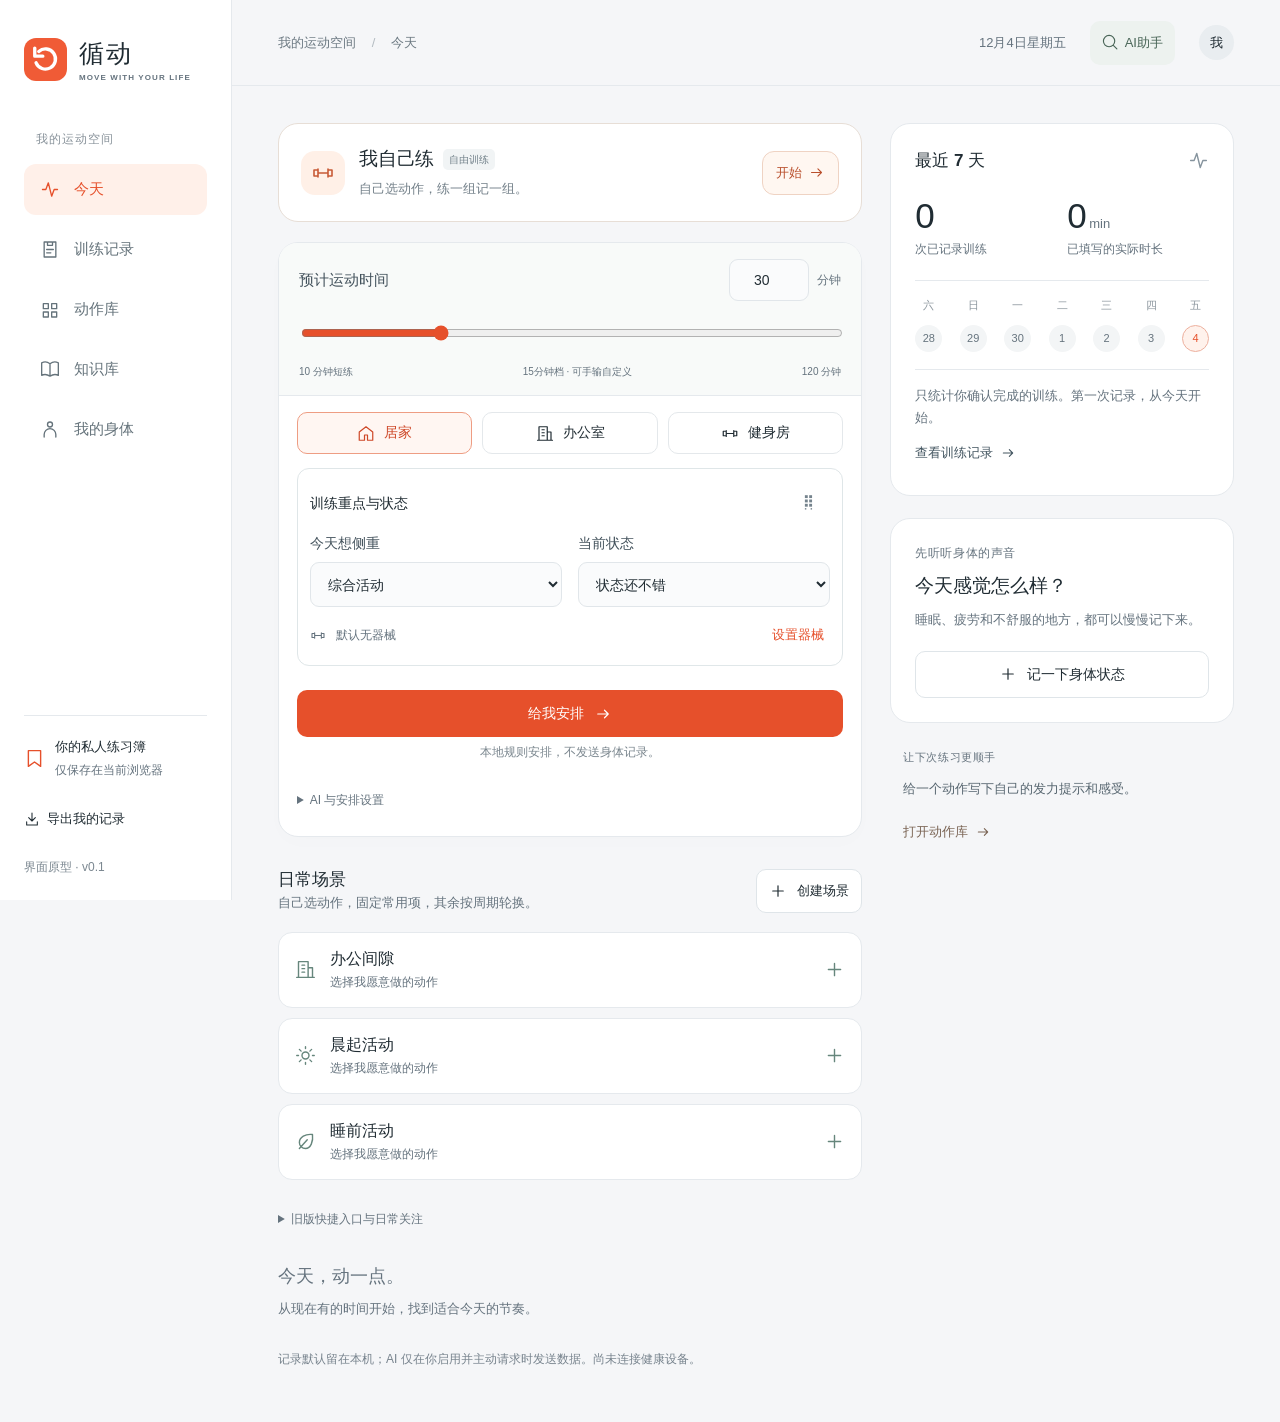
<file: index.html>
<!doctype html>
<html lang="zh-CN">
  <head>
    <meta charset="UTF-8">
    <!-- 静态托管时（无服务器响应头）也生效；连接仅放行自身与 AI 直连所需的 dashscope。 -->
    <meta http-equiv="Content-Security-Policy" content="default-src 'self'; script-src 'self'; style-src 'self' 'unsafe-inline'; img-src 'self' data: blob:; connect-src 'self' https://dashscope.aliyuncs.com https://*.workers.dev https://*.fcapp.run; object-src 'none'; base-uri 'self'">
    <meta name="viewport" content="width=device-width, initial-scale=1, viewport-fit=cover">
    <meta name="theme-color" content="#f5f6f8">
    <meta name="apple-mobile-web-app-capable" content="yes">
    <meta name="apple-mobile-web-app-status-bar-style" content="default">
    <meta name="apple-mobile-web-app-title" content="循动">
    <meta name="mobile-web-app-capable" content="yes">
    <meta name="description" content="从今天的时间出发，记录每一次运动与身体的反馈。">
    <title>循动 · 今天，动一点</title>
    <link rel="icon" type="image/svg+xml" href="/icon.svg">
    <link rel="apple-touch-icon" href="/apple-touch-icon.png">
    <link rel="manifest" href="/manifest.webmanifest">
    <link rel="stylesheet" href="/styles.css">
    <link rel="stylesheet" href="/library-browser.css">
    <link rel="stylesheet" href="/assistant.css">
    <link rel="stylesheet" href="/free-training.css">
    <link rel="stylesheet" href="/knowledge-cards.css">
    <link rel="stylesheet" href="/scene-styles.css">
    <link rel="stylesheet" href="/account.css">
    <link rel="stylesheet" href="/sync.css">
    <script type="module" src="/app.js"></script>
  </head>
  <body>
    <div id="app"></div>
    <dialog id="sheet" aria-labelledby="dialog-title"></dialog>
    <div id="toast" role="status" aria-live="polite"></div>
    <aside id="rest" class="rest" role="status" aria-live="polite" hidden></aside>
    <aside id="timer" class="timer" role="status" aria-live="polite" hidden></aside>
    <noscript>请启用 JavaScript 以使用训练记录。</noscript>
  </body>
</html>
</file>
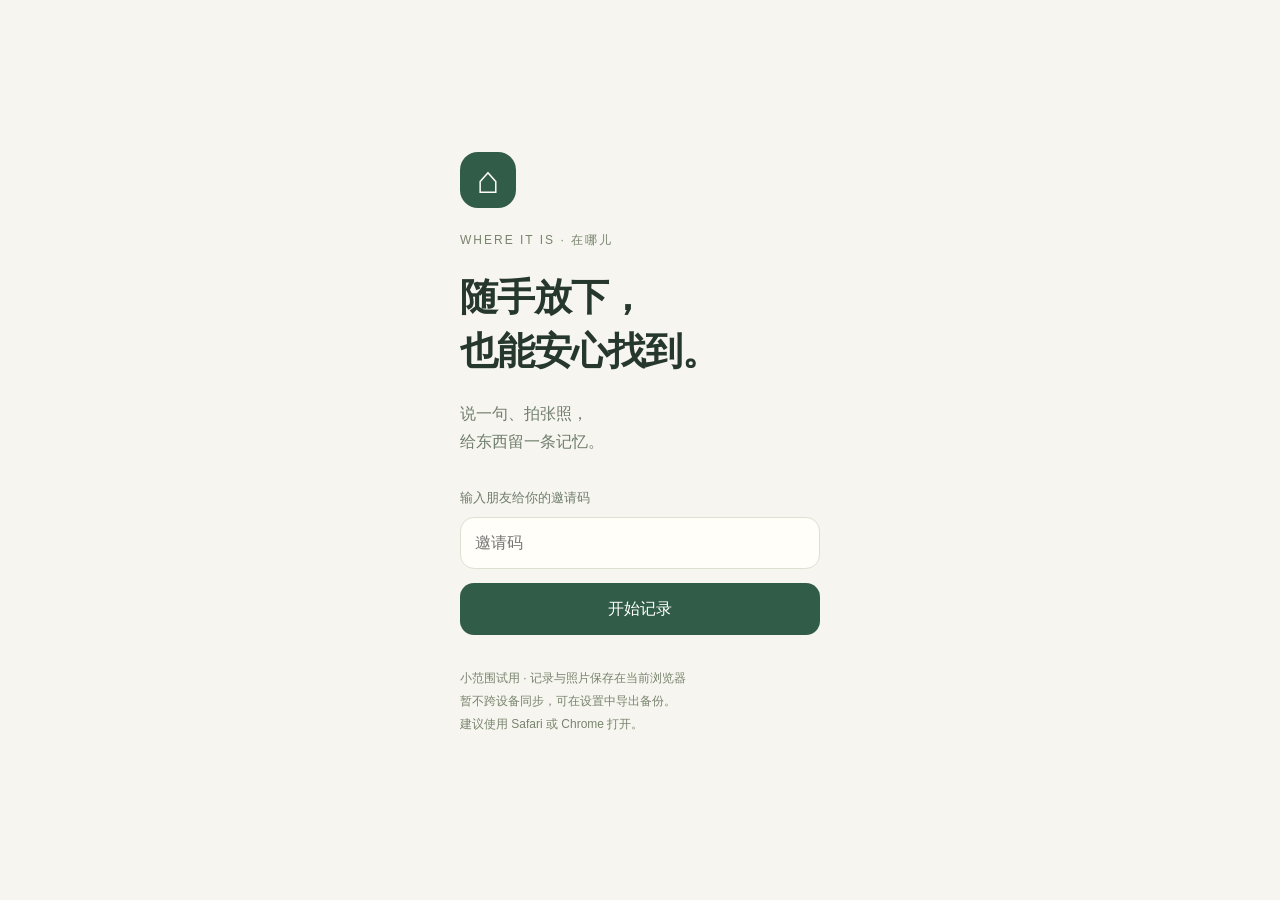
<file: whereitis/index.html>
<!doctype html><html lang="zh-CN"><head><meta charset="utf-8"><meta http-equiv="Content-Security-Policy" content="default-src 'self'; script-src 'self'; style-src 'self' 'unsafe-inline'; img-src 'self' data: blob:; media-src 'self' data: blob:; connect-src 'self' https://whereitis-web-lunalzfmdi.cn-hangzhou.fcapp.run https://whereitaccounts-asltfakbiy.cn-hangzhou.fcapp.run; object-src 'none'; base-uri 'none'; form-action 'self'"><meta name="referrer" content="no-referrer"><meta name="viewport" content="width=device-width,initial-scale=1,viewport-fit=cover"><meta name="theme-color" content="#315c47"><title>在哪儿 · 邀请试用</title><link rel="icon" href="./icon.svg?v=a0fbe24098fa"><link rel="manifest" href="./manifest.webmanifest?v=a0fbe24098fa"><link rel="stylesheet" href="./web.css?v=a0fbe24098fa"></head><body class="trial-login"><main class="welcome"><span class="welcome-mark">⌂</span><p class="eyebrow">WHERE IT IS · 在哪儿</p><h1>随手放下，<br>也能安心找到。</h1><p class="welcome-copy">说一句、拍张照，<br>给东西留一条记忆。</p><form id="trial-login-form"><label for="invite">输入朋友给你的邀请码</label><input id="invite" name="invite" type="password" autocomplete="off" maxlength="128" required placeholder="邀请码"><button type="submit">开始记录</button><p id="login-error" role="alert"></p></form><p class="local-note">小范围试用 · 记录与照片保存在当前浏览器<br>暂不跨设备同步，可在设置中导出备份。<br>建议使用 Safari 或 Chrome 打开。</p></main><script src="./pages-config.js?v=a0fbe24098fa"></script><script src="./pages-auth.js?v=a0fbe24098fa"></script><script src="./trial-login.js?v=a0fbe24098fa"></script></body></html>
</file>
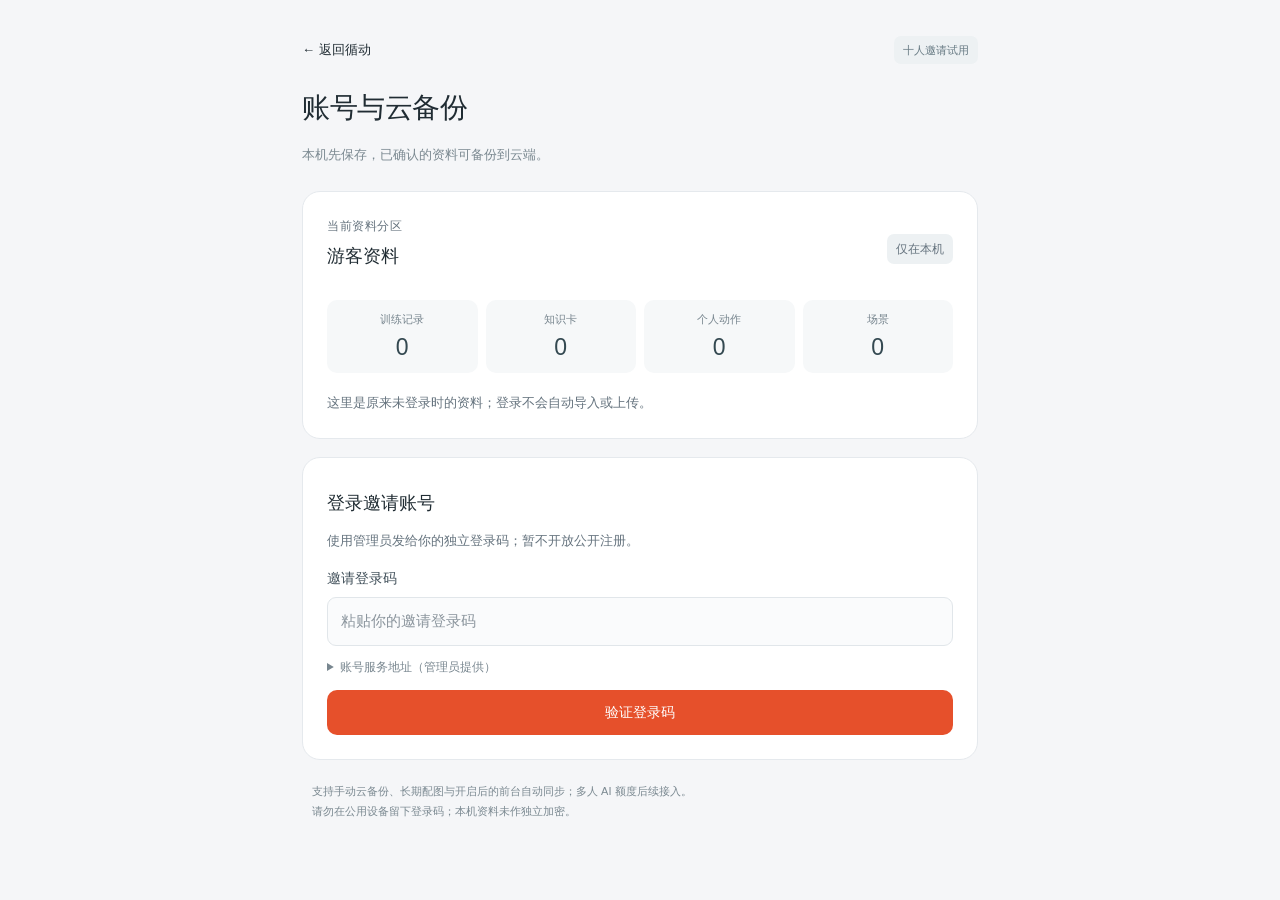
<file: account.html>
<!doctype html>
<html lang="zh-CN">
<head>
  <meta charset="UTF-8">
  <meta name="viewport" content="width=device-width, initial-scale=1, viewport-fit=cover">
  <meta name="referrer" content="no-referrer">
  <meta name="theme-color" content="#f5f6f8">
  <title>循动 · 账号与云备份</title>
  <link rel="icon" type="image/svg+xml" href="/icon.svg">
  <link rel="stylesheet" href="/styles.css">
  <link rel="stylesheet" href="/account.css">
  <link rel="stylesheet" href="/sync.css">
  <script type="module" src="/account-portal.js"></script>
</head>
<body class="account-page">
  <main class="account-main" id="account-root" aria-busy="false"><p>正在读取本机账号…</p></main>
  <noscript>请启用 JavaScript；本机资料不会自动上传。</noscript>
</body>
</html>
</file>
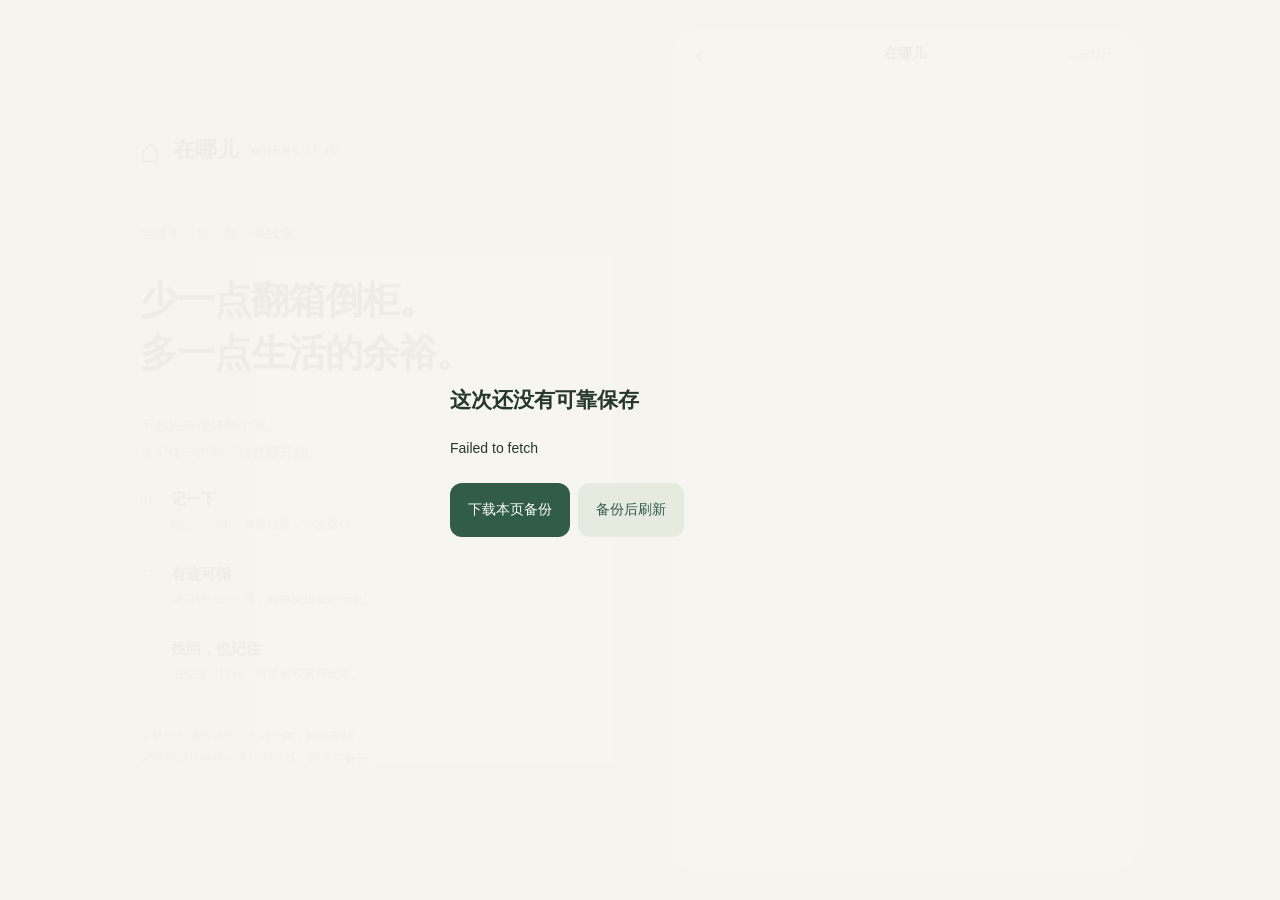
<file: whereitis/app.html>
<!doctype html>
<html lang="zh-CN"><head><meta charset="utf-8"><meta http-equiv="Content-Security-Policy" content="default-src 'self'; script-src 'self'; style-src 'self' 'unsafe-inline'; img-src 'self' data: blob:; media-src 'self' data: blob:; connect-src 'self' https://whereitis-web-lunalzfmdi.cn-hangzhou.fcapp.run https://whereitaccounts-asltfakbiy.cn-hangzhou.fcapp.run; object-src 'none'; base-uri 'none'; form-action 'self'"><meta name="referrer" content="no-referrer"><meta name="viewport" content="width=device-width,initial-scale=1,viewport-fit=cover"><title>在哪儿 · 邀请试用</title><meta name="theme-color" content="#315c47"><link rel="icon" href="./icon.svg?v=a0fbe24098fa"><link rel="manifest" href="./manifest.webmanifest?v=a0fbe24098fa"><link rel="apple-touch-icon" href="./apple-touch-icon.png?v=a0fbe24098fa"><meta name="apple-mobile-web-app-capable" content="yes"><link rel="stylesheet" href="./preview.css?v=a0fbe24098fa"><link rel="stylesheet" href="./parity.css?v=a0fbe24098fa"><link rel="stylesheet" href="./web.css?v=a0fbe24098fa"><link rel="stylesheet" href="./mobile-layout.css?v=a0fbe24098fa"><link rel="preload" as="script" href="./space-domain.js?v=a0fbe24098fa"><link rel="preload" as="script" href="./locations-domain.js?v=a0fbe24098fa"><link rel="preload" as="script" href="./care-domain.js?v=a0fbe24098fa"><link rel="preload" as="script" href="./scenarios.js?v=a0fbe24098fa"><link rel="preload" as="script" href="./photo-drafts.js?v=a0fbe24098fa"><link rel="preload" as="script" href="./packing-drafts.js?v=a0fbe24098fa"><link rel="preload" as="script" href="./packing-joint-drafts.js?v=a0fbe24098fa"><link rel="preload" as="script" href="./supply-routing.js?v=a0fbe24098fa"><link rel="preload" as="script" href="./recognition-history.js?v=a0fbe24098fa"><link rel="preload" as="script" href="./supplies-domain.js?v=a0fbe24098fa"><link rel="preload" as="script" href="./duplicates.js?v=a0fbe24098fa"><link rel="preload" as="script" href="./storage-review.js?v=a0fbe24098fa"><link rel="preload" as="script" href="./scene-drafts.js?v=a0fbe24098fa"><link rel="preload" as="script" href="./scene-storage.js?v=a0fbe24098fa"><link rel="preload" as="script" href="./space-review-domain.js?v=a0fbe24098fa"><link rel="preload" as="script" href="./item-structure-drafts.js?v=a0fbe24098fa"><link rel="preload" as="script" href="./scene-jobs.js?v=a0fbe24098fa"><link rel="preload" as="script" href="./domain.js?v=a0fbe24098fa"><link rel="preload" as="script" href="./preferences.js?v=a0fbe24098fa"><link rel="preload" as="script" href="./privacy.js?v=a0fbe24098fa"><link rel="preload" as="script" href="./space-photos.js?v=a0fbe24098fa"><link rel="preload" as="script" href="./space.js?v=a0fbe24098fa"><link rel="preload" as="script" href="./voice.js?v=a0fbe24098fa"><link rel="preload" as="script" href="./container.js?v=a0fbe24098fa"><link rel="preload" as="script" href="./container-organize.js?v=a0fbe24098fa"><link rel="preload" as="script" href="./item-category.js?v=a0fbe24098fa"><link rel="preload" as="script" href="./container-list.js?v=a0fbe24098fa"><link rel="preload" as="script" href="./locations.js?v=a0fbe24098fa"><link rel="preload" as="script" href="./health-cache.js?v=a0fbe24098fa"><link rel="preload" as="script" href="./home.js?v=a0fbe24098fa"><link rel="preload" as="script" href="./collection-intake.js?v=a0fbe24098fa"><link rel="preload" as="script" href="./spaces-ui.js?v=a0fbe24098fa"><link rel="preload" as="script" href="./maintenance.js?v=a0fbe24098fa"><link rel="preload" as="script" href="./packing.js?v=a0fbe24098fa"><link rel="preload" as="script" href="./supplies.js?v=a0fbe24098fa"><link rel="preload" as="script" href="./preview.js?v=a0fbe24098fa"><link rel="preload" as="script" href="./memory-drafts.js?v=a0fbe24098fa"><link rel="preload" as="script" href="./memory-intake.js?v=a0fbe24098fa"><link rel="preload" as="script" href="./photo-intake.js?v=a0fbe24098fa"><link rel="preload" as="script" href="./browser-drafts.js?v=a0fbe24098fa"><link rel="preload" as="script" href="./web-common.js?v=a0fbe24098fa"><link rel="preload" as="script" href="./item-review.js?v=a0fbe24098fa"><link rel="preload" as="script" href="./storage-update.js?v=a0fbe24098fa"><link rel="preload" as="script" href="./scene-intake.js?v=a0fbe24098fa"><link rel="preload" as="script" href="./space-review-ui.js?v=a0fbe24098fa"><link rel="preload" as="script" href="./find.js?v=a0fbe24098fa"><link rel="preload" as="script" href="./item-detail.js?v=a0fbe24098fa"><link rel="preload" as="script" href="./cloud-config.js?v=a0fbe24098fa"><link rel="preload" as="script" href="./cloud-backup.js?v=a0fbe24098fa"><link rel="preload" as="script" href="./cloud-client.js?v=a0fbe24098fa"><link rel="preload" as="script" href="./cloud-panel.js?v=a0fbe24098fa"><link rel="preload" as="script" href="./trial-settings.js?v=a0fbe24098fa"></head><body class="web-trial">
<aside class="intro"><div class="brand"><span class="brand-mark">⌂</span> 在哪儿 <small>WHERE IT IS</small></div><div class="intro-kicker">给随手一放，留一条线索。</div><h1>少一点翻箱倒柜。<br>多一点生活的余裕。</h1><p>不必先整理好整个家。<br>从记住一把剪刀放在哪开始。</p><div class="intro-note"><span>01</span><div><b>记一下</b><p>物品、房间、具体位置，一次保存。</p></div></div><div class="intro-note"><span>02</span><div><b>有迹可循</b><p>最后确认的位置，和每次放置的历史。</p></div></div><div class="intro-note"><span>03</span><div><b>找回，也记住</b><p>旧位置没找到，就接着积累新线索。</p></div></div><div class="preview-note">手机网页邀请试用 · 先记一件，就能开始<br>记录与照片保存在当前浏览器，请定期备份。</div></aside>
<div class="phone"><header><button id="back" aria-label="返回">‹</button><b>在哪儿</b><span id="local-save-status" class="local-save-status" role="status">正在打开…</span></header><main id="app"></main><nav id="nav" aria-label="主导航"></nav></div><div id="toast" role="status"></div>
<script src="./pages-config.js?v=a0fbe24098fa"></script><script src="./pages-auth.js?v=a0fbe24098fa"></script><script src="./trial-storage.js?v=a0fbe24098fa"></script><script src="./trial-files.js?v=a0fbe24098fa"></script><script src="./trial-start.js?v=a0fbe24098fa"></script></body></html>
</file>
<file: styles.css>
:root{color-scheme:light;--bg:#f5f6f8;--paper:#fff;--text:#202c33;--muted:#65737e;--line:#e5e9ed;--accent:#e6502b;--accent-light:#fff0e9;--dark:#24343d;--radius:20px;font-family:-apple-system,BlinkMacSystemFont,"SF Pro Display","PingFang SC","Microsoft YaHei",sans-serif;font-size:16px;color:var(--text);background:var(--bg);font-synthesis:none}
.advanced-options{display:grid;gap:18px;padding:16px 0 4px}#planning-options>summary{display:flex;justify-content:space-between;font-size:14px;border-top:1px solid var(--line);padding:15px 0 0}#planning-options>summary span{color:var(--accent)}.weight-reference{font-size:13px;color:#607381;line-height:1.8;background:#f5f8fa;padding:10px 12px;border-radius:8px;margin:9px 0}.set-line{display:flex;align-items:center;gap:9px;flex-wrap:wrap;padding:9px 0;border-bottom:1px solid var(--line);font-size:12px}.set-line strong{font-size:14px;font-weight:550}.set-line>span:last-child{color:var(--muted)}.set-history{margin-bottom:20px}.edit-record-item{border:1px solid var(--line);border-radius:12px;padding:15px;display:grid;gap:12px}.edit-record-item legend{font-weight:600}.ability-row{padding:10px 0;border-bottom:1px solid var(--line)}.ability-row summary{display:flex;align-items:center;justify-content:space-between;gap:12px;font-size:14px}.ability-row summary span{font-size:11px}.ability-entry{padding:13px 0;border-bottom:1px solid var(--line);font-size:13px}.ability-entry p{white-space:pre-wrap}.privacy .dialog-actions{gap:8px}.privacy .secondary{font-size:12px;padding:9px 12px}.planner-fields .ai-box textarea{min-height:64px}.dialog-body p{overflow-wrap:anywhere}.edit-record-item textarea{min-height:70px}
*{box-sizing:border-box}body{margin:0}button,input,textarea,select{font:inherit}button,a,input,textarea,select{-webkit-tap-highlight-color:transparent}button,a{touch-action:manipulation}button{cursor:pointer}button{color:inherit}a{color:inherit;text-decoration:none}button{border:0}button:focus-visible,a:focus-visible{outline:3px solid #e6502b;outline-offset:4px}input:focus,select:focus,textarea:focus{outline:2px solid #e6502b;outline-offset:2px}h1,h2,h3,p{margin:0}h1{font-size:34px;font-weight:650;letter-spacing:-1px;line-height:1.4}h2{font-size:19px;font-weight:650;line-height:1.5}h3{font-size:17px;font-weight:600;line-height:1.55}p{line-height:1.75}button{font-weight:500}svg{flex-shrink:0}.icon{width:21px;height:21px;vertical-align:middle}.orange{color:var(--accent)}.muted{color:var(--muted)}.small{font-size:13px;line-height:1.7}.full{width:100%}.left{text-align:left!important}.card{background:var(--paper);border:1px solid var(--line);border-radius:var(--radius)}.sidebar{width:232px;position:fixed;inset:0 auto 0 0;background:#fff;border-right:1px solid var(--line);display:flex;flex-direction:column;padding:37px 24px 24px}.brand{display:flex;align-items:center;gap:12px}.brand img{width:43px;height:43px}.brand>span{font-size:25px;letter-spacing:2px;font-weight:650}.brand small{display:block;font-size:8px;letter-spacing:1.1px;font-weight:550;margin-top:3px;color:var(--muted)}.nav-caption{font-size:12px;letter-spacing:1px;color:#89939b;margin:49px 12px 16px}.sidebar nav{display:grid;gap:9px}.nav-item{background:transparent;display:flex;align-items:center;gap:14px;padding:15px 16px;border-radius:12px;text-align:left;font-size:15px;color:#65737b;min-height:48px}.nav-item .icon{width:20px}.nav-item.active{background:var(--accent-light);color:var(--accent);font-weight:650}.nav-item:hover:not(.active){background:#f5f6f8}.sidebar-bottom{margin-top:auto}.local-indicator{display:flex;gap:10px;align-items:center;border-top:1px solid var(--line);padding-top:22px;font-size:13px;margin-bottom:22px}.local-indicator .icon{color:var(--accent)}.local-indicator small{display:block;font-size:12px;color:var(--muted);margin-top:6px}.version{font-size:12px;color:#7b8790;margin-top:22px}.text-button{display:inline-flex;align-items:center;justify-content:center;gap:7px;background:none;padding:6px 0;font-size:13px;min-height:36px}.text-button .icon{width:16px;height:16px}.text-button:hover{text-decoration:underline}main{margin-left:232px;min-height:100dvh}.topbar{height:86px;display:flex;align-items:center;gap:24px;padding:0 46px;border-bottom:1px solid var(--line)}.breadcrumb{font-size:13px;color:#6c7982}.breadcrumb span{color:#b3bbc1;margin:0 12px}.topdate{margin-left:auto;font-size:13px;color:var(--muted)}.avatar{width:35px;height:35px;border-radius:50%;background:#e9edf0;font-size:13px}.content{max-width:1280px;padding:37px 46px 52px;margin:auto}.page-heading{display:flex;align-items:center;justify-content:space-between;gap:20px;margin-bottom:30px}.eyebrow{color:#79868f;font-size:10px;letter-spacing:2px;font-weight:650;margin-bottom:9px}.page-heading p{font-size:14px;color:var(--muted);margin-top:8px}.heading-icon{width:58px;height:58px;border:1px solid #e7e1d6;border-radius:50%;display:grid;place-items:center;color:#bc8045;background:#fcf9f4}.heading-icon .icon{width:28px;height:28px}.today-grid{display:grid;grid-template-columns:minmax(0,1.7fr) minmax(278px,1fr);gap:28px}.primary-column,.right-column{min-width:0}.right-column{display:flex;flex-direction:column;gap:22px}.planner{overflow:hidden;box-shadow:0 6px 20px #24343d03}.planner-top{background:var(--dark);color:#fff;display:flex;align-items:center;justify-content:space-between;padding:28px 30px 12px;gap:20px}.overline{font-size:12px;letter-spacing:.6px;color:var(--muted)}.planner-top .overline{color:#b5c1c8}.planner-top h2{font-size:25px;margin-top:11px;font-weight:550;letter-spacing:-.4px}.duration-display{display:flex;align-items:baseline;gap:7px;color:#fff}.duration-display strong{font-size:70px;line-height:1.1;letter-spacing:-4px;font-weight:450;font-variant-numeric:tabular-nums}.duration-display span{font-size:13px;color:#b5c1c8}.duration-options{background:var(--dark);display:grid;grid-template-columns:repeat(6,1fr);gap:8px;padding:22px 30px 28px}.duration-options button{color:#cbd3d8;background:#34444d;border:1px solid #425159;border-radius:10px;min-height:43px;font-size:17px}.duration-options small{font-size:11px;margin-left:3px;font-weight:400}.duration-options .selected{color:#fff;background:var(--accent);border-color:var(--accent)}.planner-fields{padding:26px 30px 19px;display:grid;gap:20px}.field-label,label{font-size:14px;color:#42515b}.field-label{display:block;margin-bottom:10px}.place-options{display:grid;grid-template-columns:repeat(3,1fr);gap:10px}.place-options button{display:flex;align-items:center;justify-content:center;gap:9px;background:#fff;border:1px solid #e4e8eb;border-radius:10px;min-height:47px;font-size:14px}.place-options .selected{border-color:#ee9d83;color:#ce4727;background:#fff6f2}.place-options .icon{width:18px}.field-row{display:grid;grid-template-columns:1fr 1fr;gap:16px}label{display:grid;gap:9px}.field-row label{min-width:0}select,input,textarea{width:100%;max-width:100%;background:#fafbfc;border:1px solid #e1e6ea;border-radius:9px;padding:12px 13px;color:var(--text);font-size:14px;line-height:1.5}select{min-height:45px;padding-right:25px}textarea{min-height:115px;resize:vertical}input::placeholder,textarea::placeholder{color:#8b959d}input[type=checkbox]{width:17px;height:17px;accent-color:var(--accent)}.equipment-line{display:flex;align-items:center;gap:7px;color:var(--muted);font-size:12px}.equipment-line>.icon{width:16px}.equipment-line .text-button{margin-left:auto;color:var(--accent)}.primary,.secondary{min-height:47px;padding:12px 19px;border-radius:10px;display:inline-flex;align-items:center;justify-content:center;gap:10px;font-size:14px;font-weight:550;line-height:1.5}.primary{background:var(--accent);color:#fff}.primary:hover{background:#d84723}.secondary{background:#fff;border:1px solid #dfe5e9;color:var(--text)}.secondary:hover{background:#f5f6f8}.primary .icon,.secondary .icon{width:18px;height:18px}.helper{font-size:12px;color:#79858d;line-height:1.7;text-align:center}.planner-fields .helper{margin-top:-10px}.section{margin-top:30px}.section-heading{display:flex;align-items:center;justify-content:space-between;gap:12px;margin-bottom:17px}.section-heading h2{font-size:17px}.section-heading>span:not(.badge){font-size:12px;color:var(--muted)}.quick-grid{display:grid;grid-template-columns:repeat(3,1fr);gap:13px}.quick-card{border-radius:15px;text-align:left;padding:19px 17px;display:flex;flex-direction:column;gap:8px;min-width:0;border:1px solid #ffffff80;transition:transform .15s}.quick-card:hover{transform:translateY(-3px)}.peach{background:#ffede4}.lavender{background:#eeeefa}.blue{background:#e7f1f8}.quick-icon{margin-bottom:13px;color:#b05b40}.lavender .quick-icon{color:#7061a5}.blue .quick-icon{color:#4c7e9c}.quick-card strong{font-size:16px;font-weight:600}.quick-card>span:not(.quick-icon){font-size:12px;color:#69747b;line-height:1.6}.quick-card footer{display:flex;justify-content:space-between;align-items:center;margin-top:12px;font-size:12px;color:#52616b}.quick-card footer .icon{width:16px}.weekly,.body-prompt,.capacity,.privacy{padding:24px}.weekly>.section-heading>.icon{color:#86949e}.stats{display:grid;grid-template-columns:1fr 1fr;gap:10px;margin:22px 0}.stats strong{font-size:35px;font-weight:500;letter-spacing:-1px;font-variant-numeric:tabular-nums}.stats strong small{font-size:13px;color:var(--muted);letter-spacing:0}.stats span{display:block;font-size:12px;color:var(--muted);margin-top:5px}.week-strip{display:flex;justify-content:space-between;padding:17px 0;border-top:1px solid var(--line);border-bottom:1px solid var(--line);gap:6px}.day{font-size:11px;display:flex;flex-direction:column;align-items:center;gap:12px;color:#8b959d}.day b{display:grid;place-items:center;width:27px;height:27px;border-radius:50%;font-size:11px;font-weight:500;color:#65737d;background:#f3f5f6}.day.current b{border:1px solid #edb09e;background:#fff2ec;color:var(--accent)}.day.did b{background:var(--accent);color:#fff}.day .icon{width:15px;height:15px}.weekly>p{margin:15px 0 6px}.weekly>.text-button{color:#445661}.body-prompt{background:#fff}.body-prompt h2{margin-top:10px}.body-prompt p{font-size:13px;color:var(--muted);margin:9px 0 19px}.notebook{padding:2px 13px 10px}.notebook .overline{font-size:11px}.notebook p{font-size:13px;color:#576670;line-height:1.9;margin:12px 0}.notebook .text-button{color:#7b6555}.prototype-note{font-size:12px;line-height:1.8;color:#77838d;margin:28px 0 0}.bottom-nav{display:none}.count-label{font-size:13px;color:var(--muted);white-space:nowrap}.library-toolbar{display:flex;gap:12px}.library-toolbar>select{max-width:150px;background:#fff}.search{display:flex;align-items:center;gap:8px;background:#fff;border:1px solid var(--line);border-radius:10px;padding:0 14px;flex:1}.search input{border:0;background:transparent;padding-left:0;min-height:47px}.search .icon{color:#86929b}.filter-pills{display:flex;gap:8px;flex-wrap:wrap;margin:22px 0}.pill{padding:9px 15px;border-radius:30px;font-size:13px;background:transparent;color:var(--muted);min-height:39px;border:1px solid transparent}.pill.selected{background:var(--dark);color:#fff}.pill:hover:not(.selected){border-color:#d4dce1}.activity-grid{display:grid;grid-template-columns:repeat(3,minmax(0,1fr));gap:18px}.activity-card{background:#fff;border:1px solid var(--line);border-radius:16px;padding:22px;text-align:left;transition:box-shadow .15s,border-color .15s}.activity-card:hover{border-color:#d8b6a9;box-shadow:0 8px 20px #22323c08}.activity-card-top{display:flex;justify-content:space-between;align-items:center;margin-bottom:18px;gap:10px}.activity-icon{width:43px;height:43px;border-radius:12px;background:#eef1f4;color:#5f7584;display:grid;place-items:center;flex-shrink:0}.activity-icon.strength{background:#fff0e7;color:#c96840}.activity-icon.mobility{background:#efedfc;color:#7a68a8}.activity-icon.coordination{background:#eaf3ec;color:#5e8a67}.activity-icon.recovery{background:#e6f1f8;color:#558ba8}.activity-icon.cardio{background:#ffecef;color:#c36276}.activity-card p{font-size:13px;line-height:1.8;color:var(--muted);margin-top:8px;min-height:47px}.tags{display:flex;flex-wrap:wrap;gap:7px;margin-top:16px}.badge{font-size:11px;color:#5d6c77;background:#f1f4f6;border-radius:5px;padding:5px 8px;line-height:1.4;display:inline-flex;align-items:center}.badge.warm{background:#fff0e7;color:#b2663e}.activity-card-bottom{display:flex;justify-content:space-between;gap:10px;align-items:center;border-top:1px solid #edf0f2;margin-top:20px;padding-top:14px;font-size:12px;color:#7a868e}.activity-card-bottom>.icon{width:16px}.note-indicator{display:flex;align-items:center;gap:4px;color:#b86545;white-space:nowrap}.note-indicator .icon{width:13px;height:13px}.plan{overflow:hidden}.plan-header{display:flex;justify-content:space-between;align-items:flex-start;padding:27px 28px 19px}.plan-header h2{margin-top:8px;font-size:24px}.plan-header p{font-size:12px;color:var(--muted);margin-top:8px}.icon-button{display:inline-grid;place-items:center;min-width:38px;height:38px;border-radius:9px;background:transparent;color:#75838d;flex-shrink:0}.icon-button:hover{background:#f0f3f5}.plan-reason{background:#faf7f3;display:flex;gap:9px;font-size:12px;line-height:1.8;color:#8a6f51;padding:13px 27px}.plan-reason .icon{width:16px;margin-top:3px}.plan-items{padding:0 28px}.plan-item{display:flex;align-items:center;gap:14px;padding:20px 0;border-bottom:1px solid #edf0f2}.order{font-variant-numeric:tabular-nums;font-size:15px;color:#91a0a9;width:25px;flex-shrink:0}.plan-item-main{flex:1;min-width:0}.item-title{background:transparent;padding:0;text-align:left;font-size:16px;font-weight:550}.plan-item-main>p{font-size:12px;color:var(--muted);margin-top:5px}.mini-note{font-size:12px;color:#92714f;line-height:1.7;display:flex;gap:7px;margin-top:8px}.mini-note .icon{width:13px;margin-top:2px}.item-actions{display:flex;align-items:center;gap:7px}.item-actions .text-button{font-size:12px}.checked{background:#eaf4ec;color:#4c8a62}.plan-item.completed .order{color:#4c8a62}.plan-item.skipped .item-title{text-decoration:line-through;color:#89949c}.plan-footer{padding:22px 28px 25px}.progress-line{display:flex;justify-content:space-between;font-size:12px;color:var(--muted);margin-bottom:14px}.empty{text-align:center;padding:64px 20px}.empty>.icon{width:40px;height:40px;color:#a7b4bd;margin-bottom:20px}.empty p{font-size:14px;color:var(--muted);max-width:410px;margin:10px auto 23px}.empty h3{font-size:20px}.session-card{display:flex;width:100%;text-align:left;align-items:center;padding:24px;gap:22px;margin-bottom:15px}.session-date{min-width:59px;display:flex;align-items:center;flex-direction:column;border-right:1px solid var(--line);padding-right:22px}.session-date strong{font-size:30px;font-weight:500}.session-date span{font-size:12px;color:var(--muted)}.session-info{flex:1;min-width:0}.session-info p{font-size:13px;color:var(--muted);margin:7px 0}.session-info>span{font-size:12px;color:#86929b}.session-quote{margin-top:12px;font-size:13px;line-height:1.7;color:#8a6f51}.observation-list{display:grid;grid-template-columns:1fr 1fr;gap:16px}.observation{padding:22px}.observation p{margin:10px 0;font-size:14px;white-space:pre-wrap;overflow-wrap:anywhere}.capture-banner{background:var(--dark);border-radius:16px;padding:23px 26px;display:flex;align-items:center;gap:20px;color:#fff}.capture-banner>.icon{width:29px;height:29px;color:#f3b09b}.capture-banner p{font-size:13px;color:#b5c0c7;margin-top:5px}.capture-banner .icon-button{margin-left:auto;color:#e3e9ed;background:#35454f}.knowledge-grid{display:grid;grid-template-columns:repeat(2,minmax(0,1fr));gap:20px}.knowledge-card{padding:23px;min-width:0}.knowledge-card>p{font-size:14px;color:var(--muted);white-space:pre-wrap;overflow-wrap:anywhere;margin-top:12px}.knowledge-source{display:flex;gap:7px;align-items:center;color:#8c979f;font-size:12px;margin:24px 0 12px;overflow-wrap:anywhere}.knowledge-source .icon{width:14px}.knowledge-card footer{display:flex;align-items:center;justify-content:space-between;gap:14px;border-top:1px solid var(--line);padding-top:12px}.profile-grid{display:grid;grid-template-columns:minmax(0,1.7fr) minmax(270px,1fr);gap:24px}.profile-form{padding:28px;display:grid;gap:23px}.profile-form h2{margin-bottom:2px}.profile-form .primary{justify-self:start}.equipment-checks{display:flex;flex-wrap:wrap;gap:10px}.check-pill{display:flex;align-items:center;gap:8px;border:1px solid var(--line);border-radius:8px;padding:9px 11px}.check-pill:has(input:checked){background:var(--accent-light);border-color:#f1baa9}.check-pill input{margin:0}fieldset{border:0;margin:0;padding:0}legend{font-size:14px;color:#42515b;margin-bottom:13px}.capacity>p{font-size:13px;margin:10px 0 18px}.capacity-row{display:flex;justify-content:space-between;gap:15px;padding:14px 0;border-bottom:1px solid var(--line);font-size:14px}.capacity-row .muted{font-size:12px}.privacy{margin-top:22px}.privacy p{font-size:13px;color:var(--muted);margin:12px 0 18px}.notice{border-radius:10px;padding:15px;margin-bottom:22px;font-size:14px}.notice.error{background:#fff0ed;color:#bd4326}
dialog{border:0;border-radius:21px;background:#fff;color:var(--text);width:min(600px,calc(100vw - 36px));padding:0;max-height:90dvh;box-shadow:0 30px 100px #0d1d3340}dialog::backdrop{background:#14222d66;backdrop-filter:blur(4px)}.dialog-header{display:flex;justify-content:space-between;align-items:center;gap:12px;padding:20px 26px;border-bottom:1px solid var(--line);position:sticky;top:0;background:white;z-index:1}.dialog-header h2{font-size:20px}.dialog-body{padding:25px 26px 30px}.dialog-body>p{margin-bottom:20px}.dialog-body form{display:grid;gap:19px}.dialog-body blockquote{margin:15px 0;background:#fff5ef;padding:15px;border-left:3px solid var(--accent);white-space:pre-wrap;overflow-wrap:anywhere}.detail-intro{display:flex;gap:17px;align-items:flex-start}.detail-intro .tags{margin:0}.detail-intro p{font-size:14px;color:var(--muted);margin-top:10px}.detail-facts{display:grid;gap:12px;padding:20px 0;margin:12px 0 20px;border-bottom:1px solid var(--line)}.detail-facts>div{display:flex;justify-content:space-between;gap:14px;font-size:13px}.detail-facts span{color:var(--muted)}.detail-facts strong{font-weight:500;text-align:right}.cues{padding-left:20px;font-size:14px;line-height:1.9;color:#52626d}.note-editor{background:#fff8ef;border:1px solid #f3e6d2;border-radius:13px;padding:18px;margin:23px 0}.note-editor .section-heading{margin:0}.note-editor h3{font-size:16px}.note-editor h3 .icon{width:16px}.note-editor textarea{background:white}.note-editor .secondary{justify-self:start}.alternative{padding:13px 0;border-bottom:1px solid var(--line)}.alternative p{font-size:13px;margin-top:3px}.source-note{background:#f5f7f9;margin-top:24px;border-radius:11px;padding:16px;display:grid;gap:8px;font-size:12px;color:var(--muted)}.source-note strong{font-weight:550;font-size:13px;color:#445661}.source-note a{color:var(--accent);display:flex;align-items:center;gap:6px}.source-note a .icon{width:14px}.source-note small{line-height:1.7}details{font-size:13px;color:var(--muted)}summary{cursor:pointer;padding:9px 0;line-height:1.6}.feedback-details>label{margin-top:15px}.checkbox-line{display:flex;gap:8px;align-items:center;font-size:12px}.session-item{display:flex;gap:12px;padding:15px 0;border-bottom:1px solid var(--line)}.session-item:last-of-type{margin-bottom:23px}.session-item .text-button{font-size:15px}.session-item p{overflow-wrap:anywhere}#toast{position:fixed;bottom:32px;left:50%;transform:translate(-50%,15px);background:#24343d;color:#fff;padding:13px 21px;border-radius:12px;box-shadow:0 7px 30px #12223133;font-size:14px;line-height:1.6;z-index:30;opacity:0;pointer-events:none;transition:opacity .2s,transform .2s;max-width:min(480px,90vw);width:max-content}#toast.visible{opacity:1;transform:translate(-50%,0)}
@media(min-width:1600px){.content{padding-top:50px}.today-grid{grid-template-columns:1.8fr 1fr}.planner-top{padding-top:36px}.planner-fields{padding-top:30px;padding-bottom:23px}}
@media(max-width:1200px){.sidebar{width:200px;padding:30px 17px}.brand{gap:9px}.brand small{font-size:7px}.nav-item{padding:14px 12px}main{margin-left:200px}.content{padding:30px}.topbar{padding:0 30px}.today-grid{gap:20px;grid-template-columns:minmax(0,1.6fr) minmax(245px,1fr)}.planner-top{padding:25px 23px 10px}.planner-top h2{font-size:22px}.duration-display strong{font-size:60px}.duration-options{padding:19px 23px 25px;gap:6px}.planner-fields{padding:24px 23px 18px}.quick-grid{gap:10px}.quick-card{padding:16px 13px}.section-heading>span:not(.badge){display:none}.weekly,.body-prompt{padding:20px}.activity-grid{grid-template-columns:repeat(2,minmax(0,1fr))}}
@media(max-width:980px){.sidebar{width:178px;padding-left:14px;padding-right:14px}.brand>span{font-size:22px}.brand small{font-size:6px}.brand img{width:36px;height:36px}.nav-item{font-size:14px}.nav-caption{font-size:11px}main{margin-left:178px}.today-grid{grid-template-columns:1fr}.right-column{display:grid;grid-template-columns:1fr 1fr}.notebook{grid-column:1/-1}.profile-grid{grid-template-columns:1fr}.profile-grid>aside{display:grid;grid-template-columns:1fr 1fr;gap:20px}.privacy{margin:0}.knowledge-grid{grid-template-columns:1fr}}
@media(max-width:700px){.sidebar{display:none}main{margin:0}.topbar{height:66px;padding:0 22px;border:0}.breadcrumb{font-size:12px}.breadcrumb span{margin:0 7px}.topdate{display:none}.avatar{margin-left:auto;width:33px;height:33px}.content{padding:8px 20px calc(100px + env(safe-area-inset-bottom));max-width:580px}.page-heading{margin-bottom:25px;align-items:flex-start;gap:12px;flex-wrap:wrap}.page-heading h1{font-size:28px;letter-spacing:-.8px}.eyebrow{font-size:9px;letter-spacing:1.7px;margin-bottom:9px}.page-heading p{font-size:13px;line-height:1.8;margin-top:8px}.heading-icon{display:none}.page-heading>.primary,.page-heading>.secondary{min-height:39px;font-size:13px;padding:9px 13px}.today-grid{gap:23px}.planner{border-radius:18px}.planner-top{padding:25px 23px 8px}.planner-top h2{font-size:23px}.duration-display strong{font-size:62px}.duration-options{padding:20px 23px 24px;gap:6px}.duration-options button{min-height:40px;font-size:16px}.duration-options small{font-size:10px}.planner-fields{padding:23px 21px 18px;gap:19px}.place-options{gap:8px}.place-options button{gap:7px;font-size:13px}.field-row{gap:12px}.field-row label{font-size:13px}input,select,textarea{font-size:16px}select{padding-left:10px}.planner-fields select{font-size:14px}.equipment-line{font-size:12px}.primary{min-height:49px}.helper{font-size:11px}.section{margin-top:27px}.section-heading h2{font-size:16px}.quick-grid{gap:9px}.quick-card{border-radius:12px;padding:15px 11px;gap:6px}.quick-card strong{font-size:14px}.quick-card>span:not(.quick-icon){font-size:11px;line-height:1.7}.quick-icon{margin-bottom:10px}.quick-icon .icon{width:20px}.quick-card footer{font-size:11px}.right-column{gap:20px;grid-template-columns:1fr}.weekly{padding:23px}.stats strong{font-size:36px}.week-strip{padding-top:18px;padding-bottom:18px}.day{font-size:12px}.day b{width:31px;height:31px;font-size:12px}.body-prompt{padding:23px}.notebook{padding:5px 8px}.bottom-nav{display:flex;position:fixed;bottom:0;left:0;right:0;z-index:10;justify-content:space-around;gap:2px;background:#fffffff2;border-top:1px solid #e4e8ed;padding:7px 8px calc(8px + env(safe-area-inset-bottom));backdrop-filter:blur(20px)}.bottom-nav .nav-item{padding:7px 9px;min-width:54px;gap:5px;flex-direction:column;font-size:10px;border-radius:10px}.bottom-nav .nav-item .icon{width:21px;height:21px}.bottom-nav .nav-item.active{background:transparent}.bottom-nav .nav-item.active .icon{stroke-width:2}.activity-grid{gap:12px}.activity-card{padding:15px 14px;border-radius:13px}.activity-card h3{font-size:16px}.activity-card-top{gap:5px;margin-bottom:14px}.activity-icon{width:37px;height:37px;border-radius:10px}.activity-card-top .small{font-size:10px}.activity-card p{font-size:12px;min-height:63px}.activity-card .tags{gap:5px;margin-top:12px}.badge{font-size:10px;padding:4px 6px}.activity-card-bottom{font-size:10px;gap:5px;margin-top:15px;padding-top:13px;flex-wrap:wrap}.note-indicator{font-size:10px}.count-label{font-size:12px}.filter-pills{gap:5px;margin:18px 0}.pill{font-size:12px;padding:8px 12px}.library-toolbar{gap:8px}.library-toolbar>select{max-width:112px;font-size:13px}.search{padding:0 10px;gap:5px}.search input{font-size:13px;min-width:0}.search .icon{width:17px}.plan-header{padding:23px 21px 17px}.plan-header h2{font-size:23px}.plan-header p{font-size:11px}.plan-reason{padding:12px 21px}.plan-items{padding:0 21px}.plan-item{gap:10px;padding:19px 0}.item-title{font-size:15px}.plan-item-main>p{font-size:11px}.item-actions{gap:1px}.item-actions .icon-button{min-width:33px;width:33px}.item-actions .text-button{font-size:11px}.plan-footer{padding:20px 21px}.order{width:22px}.session-card{padding:19px 16px;gap:14px}.session-date{min-width:48px;padding-right:14px}.session-date strong{font-size:25px}.session-info h3{font-size:16px}.session-info p{font-size:12px}.observation-list{grid-template-columns:1fr}.capture-banner{padding:20px;gap:14px}.capture-banner h3{font-size:16px}.capture-banner p{font-size:12px}.capture-banner>.icon{width:24px}.knowledge-card{padding:21px}.knowledge-card h3{font-size:18px}.knowledge-card>p{font-size:14px}.knowledge-card .badge{font-size:11px}.profile-form{padding:23px 21px}.profile-grid>aside{grid-template-columns:1fr}.capacity,.privacy{padding:23px}.check-pill{font-size:13px}dialog{width:100%;max-width:100%;max-height:91dvh;margin:auto 0 0;border-radius:22px 22px 0 0;padding-bottom:env(safe-area-inset-bottom)}.dialog-header{padding:18px 22px}.dialog-header h2{font-size:20px}.dialog-body{padding:23px 22px 30px}.dialog-body .badge{font-size:11px}.note-editor{padding:15px}.note-editor .section-heading>span{display:block!important;font-size:10px}.detail-facts>div{font-size:13px}#toast{bottom:calc(91px + env(safe-area-inset-bottom));font-size:13px;max-width:90vw}.prototype-note{font-size:11px;margin-top:22px}}
.item-feedback{display:grid;gap:10px;margin-top:16px}.item-feedback .checkbox-line{display:flex;align-items:center}
.strength-selector{padding-top:5px;min-width:0}.strength-selector legend{display:flex;align-items:center;gap:10px;margin-bottom:13px;font-weight:550}.strength-selector legend span{font-size:12px;font-weight:400;color:var(--muted)}.region-all{width:100%;display:flex;align-items:center;gap:8px;min-height:44px;padding:10px 12px;border-radius:9px;background:#f7f8fa;border:1px solid var(--line);font-size:13px;text-align:left}.region-all .icon{width:17px;height:17px}.region-all>.icon:last-child:not(:first-child){margin-left:auto}.region-all.selected{background:#fff3ed;color:#bf4324;border-color:#eead96}.region-grid{display:grid;grid-template-columns:repeat(3,minmax(0,1fr));gap:8px;margin-top:10px}.region-choice{display:flex;align-items:center;justify-content:center;gap:7px;padding:10px 8px;min-height:42px;border:1px solid var(--line);background:white;border-radius:8px;font-size:14px}.region-choice.selected{background:#fff3ed;color:#bf4324;border-color:#eead96}.region-choice .icon{width:14px;height:14px}.region-extra{display:flex;flex-wrap:wrap;gap:7px;padding-bottom:5px}.region-extra .region-choice{font-size:12px;flex:1;white-space:nowrap}.strength-selector summary{display:flex;justify-content:space-between;gap:8px;font-size:13px;padding:13px 0}.strength-selector summary::before{content:'+';color:var(--accent)}.strength-selector details[open] summary::before{content:'−'}.strength-selector summary span{font-size:11px;margin-left:auto;color:var(--muted)}.region-hint,.region-caution{font-size:12px;line-height:1.8;color:var(--muted);margin-top:7px}.region-caution{color:#a25a34}.region-coverage{padding:14px 28px;border-bottom:1px solid var(--line);font-size:12px;line-height:1.8}.region-coverage>span{font-size:11px;color:#859099}.target-facts{padding-bottom:17px;font-size:13px;line-height:1.8}.dialog-actions{display:flex;gap:10px;flex-wrap:wrap}
@media(max-width:700px){.region-coverage{padding:13px 21px}.region-extra{display:grid;grid-template-columns:1fr 1fr}.region-extra .region-choice{white-space:normal}.plan-header h2{overflow-wrap:anywhere}}
.duration-options{grid-template-columns:repeat(4,minmax(0,1fr))}.duration-options button{padding-left:0;padding-right:0;min-width:0;min-height:44px}.custom-training-minutes{margin:0 23px 22px;font-size:12px;color:var(--muted)}.custom-training-minutes input{max-width:140px;margin-top:8px}
.library-groups{display:grid;grid-template-columns:repeat(5,minmax(0,1fr));gap:9px;margin:18px 0}.library-group{display:flex;justify-content:space-between;align-items:center;gap:8px;text-align:left;border:1px solid #e3e8eb;background:#fff;border-radius:11px;padding:12px;min-height:48px;color:#586b76;font-size:12px}.library-group small{color:#94a0a7;font-variant-numeric:tabular-nums}.library-group.selected{background:#edf3ef;border-color:#cbdace;color:#4b6954}.library-filter-status{display:flex;justify-content:space-between;align-items:center;gap:12px;font-size:12px;color:var(--muted);margin:12px 0}.library-filter-status button{min-height:44px;font-size:12px}.library-advanced{margin:12px 0 22px;padding:10px 15px;border:1px solid var(--line);border-radius:12px;background:#fafbfc}.library-advanced>summary{cursor:pointer;min-height:44px;display:flex;align-items:center;font-size:13px;color:#71818b}.library-advanced .pill{min-height:44px}@media(max-width:700px){.library-groups{grid-template-columns:repeat(2,minmax(0,1fr))}.library-group{font-size:13px}.library-toolbar{flex-wrap:wrap}.library-toolbar .search{min-width:160px}}
.daily-card{padding:24px;margin:24px 0;background:#f6f8f3;border-color:#e2e8dc}.daily-card>.section-heading{gap:12px}.daily-card h2{font-size:19px;margin-top:5px}.daily-card>.section-heading button{min-height:44px;font-size:12px}.daily-card>p{line-height:1.8;font-size:13px}.daily-item{display:flex;gap:14px;align-items:center;justify-content:space-between;border-top:1px solid #e1e7da;padding:18px 0}.daily-item>div{min-width:0}.daily-item .text-button{min-height:44px;text-align:left;padding:5px 0;font-size:14px}.daily-item p{font-size:12px;color:#74816c;line-height:1.8}.daily-item .secondary{min-height:44px;white-space:nowrap;font-size:12px}.daily-item span{display:block;line-height:1.8}.daily-item a{color:#677e5d}.daily-progress>summary,#daily-settings-form details>summary{min-height:44px;padding:12px 0;cursor:pointer;font-size:12px}.daily-progress p{font-size:12px;padding:6px 0;color:#75816f}.daily-choices{display:grid;grid-template-columns:1fr 1fr;gap:8px}.daily-choices .check-pill{min-height:44px;align-items:flex-start;font-size:12px}.daily-choices input{margin-top:3px}.daily-choices span{line-height:1.7}.daily-card .helper{font-size:11px;color:#889180}@media(max-width:520px){.daily-card{padding:20px}.daily-item{gap:9px}.daily-item .secondary{padding:10px}.daily-choices{grid-template-columns:1fr}}
@media(max-width:380px){.planner-top{flex-wrap:wrap}.planner-top .duration-display{margin-left:auto}}
@media(max-width:700px){.right-column{grid-template-columns:minmax(0,1fr)}}
@media(max-width:380px){.week-strip{gap:4px}.day b{width:25px;height:25px}}
@media(max-width:380px){.planner-top{gap:10px}.planner-top h2{font-size:19px;white-space:nowrap}.duration-display{gap:5px}.duration-display strong{font-size:49px;letter-spacing:-3px}.duration-display span{white-space:nowrap;font-size:11px}.place-options button{gap:5px;font-size:12px;white-space:nowrap}.place-options .icon{width:15px}.duration-options button{font-size:14px;white-space:nowrap}.duration-options small{font-size:9px;margin-left:2px}}
@media(prefers-reduced-motion:reduce){*{scroll-behavior:auto!important;transition:none!important}}
.dialog-body>h3{margin:22px 0 6px}.dialog-body ol.cues li{padding-left:3px}.guidance-text{font-size:14px;line-height:1.9;color:#52626d}.detail-facts.standards{margin:6px 0 10px;padding:12px 0}.detail-intro .small{margin-top:6px}
.plan-item-main .prescription{font-size:13px;color:var(--text);margin-top:4px}
.ai-box{display:grid;gap:8px}.ai-box .field-label{display:flex;align-items:center;gap:7px;flex-wrap:wrap}.ai-box .field-label .icon{width:16px}.ai-box small{font-weight:400;color:var(--muted);font-size:12px}.ai-box textarea{min-height:84px}
.planner-fields>.secondary.full{margin-top:-8px}button:disabled{opacity:.55;cursor:progress}
.ai-adjust{display:flex;gap:8px;margin-bottom:12px}.ai-adjust input{flex:1;min-width:0}
.heading-actions{display:flex;gap:10px;flex-wrap:wrap}
.log-session{border:1px solid var(--line);border-radius:13px;padding:14px 16px;display:grid;gap:12px;min-width:0}.log-session legend{font-weight:600;padding:0 6px}
.log-item{border-top:1px solid var(--line);padding-top:12px;display:grid;gap:8px}.log-item .field-row{gap:10px}.log-item select{min-width:0;max-width:100%}
.log-session-meta{display:grid;grid-template-columns:repeat(3,minmax(0,1fr));gap:12px}.log-session-meta label,.log-action-card label,.dialog-body .field-row>label{min-width:0}.dialog-body input:not([type=checkbox]):not([type=radio]),.dialog-body select,.dialog-body textarea{min-width:0;max-width:100%;box-sizing:border-box}.dialog-body .field-row{grid-template-columns:repeat(2,minmax(0,1fr))}.log-action-list{display:grid;gap:16px}.log-action-card{padding:16px;border:1px solid #dce5e0;border-radius:14px;background:#f5f8f6;min-width:0}.log-action-heading{display:flex;gap:10px;justify-content:space-between;align-items:center;flex-wrap:wrap}.log-action-heading .checkbox-line{margin:0}.log-action-facts{font-size:12px;color:#60796c;margin:9px 0}.log-action-edit>summary,.log-session-notes>summary{font-size:13px;padding:12px 0;min-height:44px;cursor:pointer}.log-edit-body{display:grid;gap:13px;min-width:0;padding:6px 0}.log-session-notes label{margin-top:12px}.log-date input{width:100%;min-width:0;display:block}.log-date input::-webkit-date-and-time-value{text-align:left}.item-feedback{padding:14px;background:#f4f7f5;border:1px solid #dce5e0;border-radius:12px;margin-top:12px}.log-overview-warning{margin-bottom:16px;padding:12px;background:#fff5e7;border-radius:10px}.log-overview-warning summary{font-size:13px}.log-edit-card>summary{cursor:pointer;padding:8px 0;font-size:14px;font-weight:600}@media(max-width:560px){.log-session-meta{grid-template-columns:repeat(2,minmax(0,1fr))}.log-session-meta>.log-date{grid-column:1/-1}.log-action-card{padding:12px}.log-session{padding:12px}}

/* 训练进行中：聚焦单卡 + 组间休息倒计时 */
.plan.running{overflow:visible}
.run-top{background:var(--dark);color:#fff;padding:20px 24px 18px}
.run-top-head{display:flex;align-items:center;gap:14px}
.run-top-head .overline{color:#b5c1c8}
.run-elapsed{margin-left:auto;font-size:14px;color:#dbe3e8;font-variant-numeric:tabular-nums}
.run-exit{margin-left:auto;border:1px solid #60717a;border-radius:10px;padding:10px 12px;min-height:44px;background:#35454f;color:#edf1f3;font-size:13px;white-space:nowrap}
.run-clocks{display:grid;grid-template-columns:1fr 1fr;gap:16px;margin-top:18px}
.run-clocks>div{display:grid;gap:5px;min-width:0}
.run-clocks>div+div{border-left:1px solid #50616b;padding-left:20px}
.run-clocks span{font-size:12px;color:#bdcad1}
.run-clocks strong{font-size:27px;font-weight:550;letter-spacing:1px;font-variant-numeric:tabular-nums}
.plan-cancel{flex-shrink:0;min-height:44px}
.exit-options{display:grid;gap:12px;margin-top:20px}
.run-progress{display:flex;align-items:center;gap:12px;margin-top:16px}
.run-dots{display:flex;gap:7px;flex-wrap:wrap;flex:1}
.run-dot{width:22px;height:8px;border-radius:5px;background:#43535c;padding:0;transition:background .2s,transform .2s}
.run-dot.completed{background:#5cb27f}
.run-dot.skipped{background:#6b7880}
.run-dot.current{background:var(--accent);transform:scaleY(1.35)}
.run-count{font-size:13px;color:#b5c1c8;font-variant-numeric:tabular-nums;white-space:nowrap}
.run-card{padding:24px 26px 22px}
.run-order{font-size:12px;letter-spacing:1px;color:var(--muted);font-variant-numeric:tabular-nums}
.run-title{font-size:23px;font-weight:600;margin-top:6px;display:block}
.run-cat{font-size:13px;color:var(--muted);margin-top:6px;line-height:1.7}
.run-why{margin:12px 0}
.run-why summary{font-size:13px;color:var(--accent);cursor:pointer}
.run-card #set-form{margin-top:18px}
.run-actions{display:grid;grid-template-columns:1fr .65fr 1fr;gap:10px;padding:0 26px 20px;margin:0}
.run-actions .secondary{min-width:0;min-height:44px;padding:11px 6px;font-size:13px;white-space:nowrap}
.run-actions .icon{width:15px}
.run-finish{padding:20px 26px;background:#f3f7f7;border-top:1px solid #e0e9e8;display:grid;gap:14px}
.run-finish h3{font-size:14px;color:#506865}
.run-save-group{display:grid;gap:12px}
.run-save-group .text-button{justify-self:center;min-height:44px}
.run-time-note{padding:12px 26px;font-size:11px;line-height:1.7;color:var(--muted);border-top:1px solid var(--line)}
.running button:disabled{opacity:.45;cursor:default}
.run-done{text-align:center;padding:40px 26px}
.run-done .activity-icon{width:52px;height:52px;margin:0 auto 16px;border-radius:50%}
.run-done h2{font-size:20px}
.run-done p{margin-top:10px}
.run-all{border-top:1px solid var(--line)}
.run-all>summary{padding:16px 26px;font-size:13px;color:var(--muted);cursor:pointer;list-style:none}
.run-all>summary::-webkit-details-marker{display:none}
.run-all>summary::after{content:'▾';float:right;color:#aeb8bf}
.run-all[open]>summary::after{content:'▴'}
.run-all-list{padding:0 26px 8px}
.run-all-row{display:grid;grid-template-columns:1fr auto;align-items:center;gap:10px;padding:12px 0;border-top:1px solid #eef1f3}
.run-all-row:first-child{border-top:0}
.run-all-row.current{background:var(--accent-light);margin:0 -14px;padding:12px 14px;border-radius:10px;border-top:0}
.run-all-row.skipped .run-goto-name{color:#9aa4ab}
.run-goto{display:flex;align-items:center;gap:12px;background:transparent;padding:0;text-align:left;min-width:0}
.run-goto .order{width:24px;flex-shrink:0}
.run-goto .icon{color:#5cb27f}
.run-goto-name{font-size:15px;font-weight:550;min-width:0;overflow:hidden;text-overflow:ellipsis;white-space:nowrap}
.run-goto-name small{display:block;font-size:11px;font-weight:400;color:var(--muted);margin-top:3px}
.run-all-sets{grid-column:1/-1;padding-left:36px}
/* 休息倒计时：常驻底部，随时可 +30 或跳过，不打断记录 */
.rest{position:fixed;left:50%;transform:translateX(-50%);bottom:24px;z-index:20;width:min(440px,calc(100vw - 32px));background:var(--dark);color:#fff;border-radius:16px;box-shadow:0 12px 40px #16232b40;padding:16px 20px}
.rest[hidden]{display:none}
.rest-inner{display:flex;align-items:center;gap:16px}
.rest-copy{display:flex;flex-direction:column;gap:2px;flex:1;min-width:0}
.rest-label{font-size:12px;letter-spacing:1px;color:#b5c1c8}
.rest-time{font-size:30px;font-weight:500;line-height:1.1;font-variant-numeric:tabular-nums}
.rest-next{font-size:12px;color:#b5c1c8;overflow:hidden;text-overflow:ellipsis;white-space:nowrap}
.rest-actions{display:flex;gap:8px;flex-shrink:0}
.rest-actions .secondary{background:#35454f;border-color:#42525b;color:#eef2f5;min-height:40px;padding:8px 12px;font-size:13px}
.rest-actions .secondary:hover{background:#3f515b}
/* 计时/保持型:大屏计时层,与休息层同一停靠区,但更醒目 */
.timer{position:fixed;left:50%;transform:translateX(-50%);bottom:24px;z-index:30;width:min(440px,calc(100vw - 32px));background:var(--dark);color:#fff;border-radius:20px;box-shadow:0 16px 48px #16232b55;padding:22px 24px;text-align:center}
.timer[hidden]{display:none}
.timer-inner{display:flex;flex-direction:column;align-items:center;gap:6px}
.timer-label{font-size:13px;letter-spacing:1px;color:#b5c1c8;max-width:100%;overflow:hidden;text-overflow:ellipsis;white-space:nowrap}
.timer-big{font-size:68px;font-weight:600;line-height:1.05;font-variant-numeric:tabular-nums}
.timer-big.ready{color:#ffd479}
.timer-next{font-size:13px;color:#b5c1c8}
.timer-actions{display:flex;gap:10px;margin-top:10px;align-items:center;justify-content:center}
.timer-actions .secondary{background:#35454f;border-color:#42525b;color:#eef2f5;min-height:42px}
.timer-actions .secondary:hover{background:#3f515b}
.timer-mute{background:transparent;border:1px solid #42525b;color:#b5c1c8}
.timed-card{display:flex;flex-direction:column;gap:12px}
.timed-target{font-weight:500}
.timed-start{font-size:16px}
.timed-manual>summary{cursor:pointer;color:var(--muted);font-size:13px}
@media(max-width:700px){.run-top{padding:18px 20px 16px}.run-card{padding:20px 18px}.run-title{font-size:21px}.run-actions{gap:8px}.run-all>summary,.run-all-list{padding-left:18px;padding-right:18px}.rest{bottom:calc(84px + env(safe-area-inset-bottom))}.rest-time{font-size:26px}.timer{bottom:calc(84px + env(safe-area-inset-bottom))}.timer-big{font-size:56px}}
.ability-group{margin-top:18px}.ability-group h3{font-size:15px}.ability-group.review h3{color:#bd4326}.ability-entry{border-top:1px solid var(--line);padding:12px 0}.ability-entry .field-row{margin-top:8px}.capacity>.primary{margin-bottom:6px}
.method-section{margin-top:34px;border-top:1px solid var(--line);padding-top:26px}.method-creator{display:flex;align-items:center;justify-content:space-between;gap:14px;padding:14px 0;border-bottom:1px solid var(--line)}.method-creator strong{font-size:15px;font-weight:600}.method-creator .small{display:block;margin-top:4px}.method-section .knowledge-grid{margin-top:20px}.method-card h3{margin-top:6px}.method-principles{margin:14px 0 4px;padding-left:20px;display:grid;gap:12px;font-size:14px;line-height:1.75}.method-principles li{padding-left:3px}.method-principles details{margin-top:6px}.method-principles summary{padding:4px 0}.method-card footer{display:flex;align-items:center;justify-content:space-between;gap:14px;border-top:1px solid var(--line);margin-top:18px;padding-top:14px}.method-card footer .checkbox-line{flex:1}.method-section>.prototype-note{margin-top:20px}
.notice:not(.error){background:#f5f7f9;color:#52626d}
.saved-plans .saved-plan{display:flex;align-items:center;justify-content:space-between;gap:14px;padding:16px 18px;margin-bottom:10px}.saved-plan-main{min-width:0}.saved-plan-main strong{display:block;font-size:15px;font-weight:600;overflow-wrap:anywhere}.saved-plan-main .small{display:block;margin-top:3px}.saved-plan-actions{display:flex;align-items:center;gap:10px;flex-shrink:0}.saved-plan-actions .primary{min-height:38px;padding:8px 14px;font-size:13px}.plan-footer .save-template{margin-top:10px}@media(max-width:700px){.saved-plans .saved-plan{flex-direction:column;align-items:stretch}.saved-plan-actions{justify-content:space-between}}
.knowledge-card .tags .badge.topic{background:#eef3f7;color:#4c6a80}.topic-pills{margin-top:-8px}.topic-pills .pill small{color:inherit;opacity:.6;margin-left:3px}
.planning-references{border:1px solid var(--line);border-radius:12px;padding:14px!important;background:#fcfcfb}.planning-references legend{padding:0 5px;font-weight:600;color:var(--ink)}.reference-modes{display:grid;gap:8px}.reference-mode,.reference-option{display:flex;align-items:flex-start;gap:10px;padding:10px;border:1px solid var(--line);border-radius:9px;background:#fff;cursor:pointer}.reference-mode:has(input:checked){border-color:#e9a58f;background:#fff8f5}.reference-mode input,.reference-option input{margin:3px 0 0;accent-color:var(--accent)}.reference-mode span,.reference-option span{display:grid;gap:3px}.reference-mode strong,.reference-option strong{font-size:13px}.reference-mode small,.reference-option small{font-size:11px;line-height:1.55;color:var(--muted)}.reference-list{margin-top:9px}.reference-list>summary,.advanced-method>summary{cursor:pointer;padding:9px 2px;font-size:12px;color:#62727c}.reference-list>summary span{float:right;color:var(--muted)}.reference-options{display:grid;gap:7px;max-height:220px;overflow:auto;margin:7px 0}.reference-option{padding:9px}.reference-option strong{font-size:12px}.advanced-method{border-top:1px solid var(--line);padding-top:3px}.advanced-method .method-picker{padding:8px 0 3px}.plan-outline{flex:1 0 100%;order:-1;margin:12px 0 4px;border:1px solid var(--line);border-radius:10px;padding:10px 12px;background:#fbfcfd}.knowledge-card footer .plan-outline{flex:1 0 100%;order:-2}.plan-outline>summary{font-size:12px;font-weight:600;cursor:pointer}.plan-outline-row{display:grid;grid-template-columns:70px 1fr;gap:5px 10px;padding:10px 0;border-top:1px solid var(--line);margin-top:8px;font-size:12px}.plan-outline-row small{grid-column:1/-1;line-height:1.6}
.uses-editor{background:#f5f8fa;border:1px solid #e3eaef;border-radius:13px;padding:18px;margin:23px 0 0}.uses-editor .section-heading{margin:0 0 8px}.uses-editor h3{font-size:16px}.uses-editor h3 .icon{width:16px}.use-row{display:flex;justify-content:space-between;align-items:flex-start;gap:12px;padding:10px 0;border-bottom:1px solid #e3eaef;font-size:14px}.use-row strong{font-weight:600}.use-form{margin-top:12px;align-items:end}.use-form select,.use-form input{background:#fff}.use-form .use-note{grid-column:1/-1}.use-form .secondary{justify-self:start}.link-row{display:grid;gap:8px;padding:10px 0;border-bottom:1px solid var(--line)}
.corpus-toggle{margin-top:-4px}.corpus-toggle .small{margin-left:2px}.plan-knowledge{display:flex;gap:9px;font-size:12px;line-height:1.8;color:#4c6a80;background:#f2f6f9;padding:10px 27px}.plan-knowledge .icon{width:15px;margin-top:3px}.plan-knowledge.muted{color:var(--muted)}
.source-actions{display:flex;flex-wrap:wrap;gap:10px;margin-top:14px}.source-actions .secondary{min-height:40px;font-size:13px;padding:9px 14px}.kind-pills{margin-top:-10px}.knowledge-card details a{color:var(--accent)}
.knowledge-entry{max-width:680px;margin-bottom:24px}
.knowledge-entry h1{font-size:24px;letter-spacing:0;margin-bottom:16px}
.knowledge-main-actions{display:grid;grid-template-columns:repeat(2,minmax(0,1fr));gap:10px}
.knowledge-main-actions button{min-width:0;min-height:54px;padding:12px 10px;font-size:14px;gap:8px;white-space:nowrap}
.knowledge-main-actions .icon{width:19px;height:19px}
.knowledge-main-actions span{min-width:0;white-space:normal;overflow-wrap:anywhere;line-height:1.5}
.knowledge-secondary-actions{display:grid;grid-template-columns:repeat(3,minmax(0,1fr));gap:8px;margin-top:12px}
.knowledge-secondary-actions button{min-width:0;min-height:60px;display:flex;flex-direction:column;justify-content:center;gap:6px;padding:10px 5px;background:#fff;border:1px solid var(--line);border-radius:12px;font-size:12px;white-space:nowrap}
.knowledge-secondary-actions .icon{width:19px;height:19px;color:#637d80}
.personal-activity{background:#fff8f3;border:1px solid #f3dfd2;border-radius:13px;padding:16px;margin:20px 0 0;display:grid;gap:10px}.personal-activity .section-heading{margin:0}.personal-activity .dialog-actions{display:flex;gap:12px;align-items:center;flex-wrap:wrap}
.method-card{padding:23px;min-width:0}.method-card h3{overflow-wrap:anywhere}#activity-form textarea,#activity-intake-form textarea,#digest-confirm-form textarea,#search-confirm-form textarea,#method-confirm-form textarea{min-height:64px}@media(max-width:700px){.method-card{padding:21px}}
.method-picker{display:grid;gap:6px}.method-picker select:disabled{opacity:.55}.method-report{font-size:12px;line-height:1.8;color:#52626d;background:#fbf7f2;padding:10px 27px;display:grid;gap:2px}.method-report strong{font-size:13px;color:#8a6f51}.method-report p span{display:inline-block;min-width:60px;color:#8a6f51;font-weight:600}.method-report.muted{color:var(--muted)}
.self-check{margin:18px 0 6px;padding:16px;border:1px solid var(--line);border-radius:13px;background:#fafbfc;display:grid;gap:10px}.self-check .section-heading{margin:0}.self-check h3{font-size:15px}.self-check-rows{display:grid;gap:2px}.self-check-row{display:grid;grid-template-columns:1fr auto;gap:2px 10px;padding:8px 0;border-bottom:1px solid var(--line);font-size:13px}.self-check-row strong{font-weight:600;text-align:right}.self-check-row small{grid-column:1/-1}.check-group legend{margin-bottom:8px}
input[type=radio]{width:17px;height:17px;accent-color:var(--accent);margin:0;flex-shrink:0}.check-pill:has(input[type=radio]:checked){background:var(--accent-light);border-color:#f1baa9}
.ingest-route{border:1px solid var(--line);border-radius:12px;padding:12px 14px;display:grid;gap:10px}.ingest-route.active{border-color:#f1baa9;background:#fffaf7}.ingest-route legend{margin:0;padding:0 4px}.ingest-route .text-button{justify-self:start;color:var(--accent)}
.dialog-body > [data-action="paste-capture"]{margin-bottom:16px}
.activity-review-intro{display:grid;gap:8px}.activity-review-intro .action-frame-preview{max-height:210px;margin:0;object-fit:contain}.activity-review-source{margin:12px 0;min-width:0}.activity-review-source>summary{font-size:12px;color:var(--muted);cursor:pointer;padding:7px 0}.activity-review-source p{white-space:pre-wrap;overflow-wrap:anywhere;margin-top:7px}.activity-review-picture{padding:12px 14px;background:#f5f7f8;border-radius:12px;margin-bottom:18px}.activity-review-picture>label:last-child{margin:9px 0 0}.activity-review-picture input[type=file]{font-size:12px;max-width:100%;padding:8px 0;border:0;background:transparent}.activity-review-candidate{min-width:0;margin:18px 0;padding:16px;border:1px solid var(--line);border-radius:14px}.activity-review-candidate>legend{font-size:14px;font-weight:600;padding:0 7px;max-width:100%}.activity-review-candidate>legend .checkbox-line{margin:0}.activity-review-candidate input[type=search]{margin:7px 0}.activity-review-basics>fieldset{padding:0;border:0;margin:14px 0}.activity-review-basics>fieldset>legend{font-size:13px;color:var(--muted);margin-bottom:8px}.activity-review-more{border-top:1px solid var(--line);margin:16px 0;padding-top:8px}.activity-review-more>summary{font-size:13px;cursor:pointer;padding:8px 0;color:#527080}.activity-review-footer{border-top:1px solid var(--line);padding:16px 0 4px;margin-top:18px}.activity-review-status{color:#9d391e;background:#fff1eb;border:1px solid #f0c7b8;border-radius:10px;padding:12px 14px;margin-bottom:12px;font-size:13px;line-height:1.65;overflow-wrap:anywhere}.activity-review-candidate [aria-invalid=true]{outline:2px solid #cc5836;outline-offset:2px}.activity-review-saved{display:grid;gap:14px;text-align:center;padding:12px 0}.activity-review-saved>.icon{width:48px;height:48px;padding:10px;color:#397c59;background:#edf7f0;border-radius:50%;margin:auto}.activity-review-saved p{font-size:16px;font-weight:600}.activity-review-saved .text-button{justify-self:center}
.knowledge-card footer{flex-wrap:wrap;justify-content:flex-start;gap:8px 16px}.knowledge-card footer>.text-button{flex:0 0 auto;max-width:100%;white-space:normal;text-align:left}.knowledge-card footer>details{min-width:0;max-width:100%;flex-basis:100%}
.omni-action-segments{background:#fffaf7;border-color:#f1ddd2}.omni-action-segments .video-action-segment{display:grid;gap:7px}.source-link-row{display:flex;align-items:center;gap:18px;flex-wrap:wrap;padding:10px 0}.activity-video-links{display:grid;gap:4px;margin:8px 0 4px;padding:9px 12px;border-left:2px solid #e3b6a4;background:#fffaf7}.activity-video-links .text-button{justify-self:start;font-size:12px}.plan-knowledge a{display:inline-flex;margin-left:8px;white-space:nowrap}.video-action-segment>a{justify-self:start}
.video-action-segments{margin:14px 0 10px;border:1px solid var(--line);border-radius:12px;padding:12px 14px;background:#fafbfc}.knowledge-card footer .video-action-segments{flex:1 0 100%;order:-1}.video-action-segments>summary{cursor:pointer;font-weight:600}.video-action-segment{padding:14px 0;border-top:1px solid var(--line);margin-top:10px}.video-action-time{font-size:13px;font-weight:600;color:#586c78}.video-action-image,.action-frame-preview,.activity-detail-image{display:block;width:100%;max-height:300px;object-fit:contain;background:#eef2f4;border-radius:10px;margin:10px 0}.activity-card-image{width:100%;max-height:180px;object-fit:cover;border-radius:10px 10px 0 0;margin:-18px -18px 10px;max-width:calc(100% + 36px)}.activity-detail-image{max-height:360px}
.douyin-image-evidence{flex:1 0 100%;order:-1;margin:14px 0 10px;border:1px solid var(--line);border-radius:12px;padding:12px 14px;background:#fafbfc}.douyin-image-evidence>summary{cursor:pointer;font-weight:600}.douyin-image-item{display:grid;grid-template-columns:minmax(90px,180px) minmax(0,1fr);gap:12px;align-items:start;padding:13px 0;border-top:1px solid var(--line);margin:10px 0 0}.douyin-image-preview{display:block;width:100%;max-height:220px;object-fit:contain;background:#eef2f4;border-radius:9px}.douyin-image-item figcaption{min-width:0;font-size:13px;line-height:1.6}.douyin-image-item figcaption p{margin:5px 0 0}.douyin-image-item figcaption .small{font-size:11px}@media(max-width:520px){.douyin-image-item{grid-template-columns:minmax(72px,30%) minmax(0,1fr);gap:9px}.douyin-image-preview{max-height:170px}.douyin-image-item figcaption{font-size:12px}}
.sr-only{position:absolute!important;width:1px!important;height:1px!important;padding:0!important;overflow:hidden;clip:rect(0,0,0,0);white-space:nowrap;border:0}.today-intro{padding:22px 0 0;color:var(--muted)}.today-intro h2{font-size:18px}.today-intro p{font-size:13px;margin-top:8px}.planner-compact .planner-time{display:grid;grid-template-columns:1fr auto;align-items:center;gap:8px 14px;padding:16px 20px;border-bottom:1px solid var(--line);background:#f8faf9}.planner-time>label{font-size:15px;font-weight:600;margin:0}.planner-time>div{display:flex;align-items:center;gap:8px;color:var(--muted);font-size:12px}.planner-time input[type=number]{width:80px;min-height:42px;text-align:center;padding:8px}.planner-time input[type=range]{grid-column:1/-1;accent-color:var(--accent);height:28px;padding:0;border:0;background:transparent}.range-limits{grid-column:1/-1;display:flex;justify-content:space-between;font-size:10px;color:var(--muted)}.planner-compact .planner-fields{padding:16px 18px;gap:14px}.planner-compact .ai-box textarea{min-height:60px}.planner-panels{display:grid;gap:12px}.planner-panel{border:1px solid #dfe6e8;border-radius:12px;padding:12px;background:#fff;min-width:0}.planner-panel>header{display:flex;justify-content:space-between;align-items:center;gap:8px;margin-bottom:10px}.planner-panel h3{font-size:14px;margin:0}.planner-panel-tools{display:flex;gap:2px}.planner-panel-tools button{min-width:32px;width:32px;height:36px}.planner-panel-tools button:disabled{opacity:.2;cursor:default}.planner-drag{touch-action:none;cursor:grab;font-size:23px}.planner-panel.is-dragging{outline:2px solid #c1d8cf;background:#f4faf6}.planner-panel .advanced-options{border:0;padding:0;display:grid;gap:10px}.planner-panel .equipment-line{align-items:center;gap:10px}.planner-panel .equipment-line>span{flex:1;min-width:0;overflow-wrap:anywhere;display:-webkit-box;-webkit-line-clamp:2;-webkit-box-orient:vertical;overflow:hidden}.planner-panel .equipment-line button{flex:none;white-space:nowrap}.planner-panel .planning-references{border:0!important;padding:0!important;background:transparent}.planner-panel .reference-modes{grid-template-columns:repeat(3,minmax(0,1fr));gap:5px}.planner-panel .reference-mode{padding:9px 6px;gap:5px}.planner-panel .reference-mode small{display:none}.planner-panel .reference-mode strong{font-size:12px}.planner-panel .reference-mode input{flex:none}.planner-submit{position:sticky;bottom:calc(78px + env(safe-area-inset-bottom));z-index:3;background:#fffffff5;padding:10px 0 4px;border-radius:8px}.planner-submit .helper{margin:5px 0 0}.planner-settings>summary{font-size:12px;color:var(--muted);padding:10px 0;cursor:pointer}.planner-settings .secondary{margin-top:8px}.planner-compact .equipment-line .text-button{padding:6px 0;min-width:64px}.planner-compact .place-options button{min-height:42px}@media(min-width:701px){.planner-submit{bottom:0}}
.planner-compact{overflow:visible}.planner-compact .planner-time{border-radius:18px 18px 0 0}.planner-time input[type=range]{height:44px;min-height:44px}.planner-panel-tools button{min-width:44px;width:44px;height:44px}.planner-panel-tools button:disabled{display:none}.planner-submit{box-shadow:0 -6px 12px #ffffffb8}
.activity-review-basics .equipment-checks+ .equipment-checks{margin-top:8px}.custom-region-label{display:grid;gap:7px;margin-top:12px}.region-suggest{margin-top:10px;min-height:44px}.region-suggest+.helper{margin:8px 0}.activity-review-basics input[type=checkbox]{flex:none}
.source-tile{background:#fff;border:1px solid #dfe6e9;border-radius:15px;padding:16px!important;margin:16px 0!important;box-shadow:0 3px 12px #23333b04;min-width:0}.source-tile-status{display:inline-block;font-size:10px;color:#9a7657;background:#fbf3e9;border-radius:5px;padding:3px 7px;margin-bottom:8px;grid-column:1/-1}.source-tile .video-action-time{margin-bottom:7px}.source-tile .media-zoom{width:110px;max-width:100%;display:block;margin:10px 0}.source-tile img.video-action-image,.source-tile img.douyin-image-preview{width:100%;height:136px;max-height:136px;object-fit:contain;margin:0}.media-zoom{border:0;background:#eef2f4;padding:0;border-radius:10px;cursor:zoom-in;min-width:44px;min-height:44px;overflow:hidden}.source-tile .notebook-point{padding:8px 0}.source-tile .notebook-point-heading strong{display:-webkit-box;-webkit-line-clamp:3;-webkit-box-orient:vertical;overflow:hidden;font-size:13px}.source-tile>.text-button,.source-tile figcaption>.text-button{display:inline-flex;min-height:44px;font-size:12px;margin:6px 5px 0 0}.source-tile>p{font-size:12px;line-height:1.6;overflow-wrap:anywhere}.source-tile.is-complete{background:#eef7f0;border-color:#c9dfce;display:grid;grid-template-columns:64px minmax(0,1fr);gap:10px 12px}.source-complete-heading{grid-column:1/-1;display:grid;gap:5px}.source-complete-heading>span{font-size:11px;color:#3d7752}.source-complete-heading strong{font-size:13px}.source-complete-heading p{font-size:12px;color:#586c5f;overflow-wrap:anywhere}.source-tile.is-complete>.media-zoom{width:64px;max-width:64px;margin:0}.source-tile.is-complete img{height:68px!important;max-height:68px!important;width:64px;object-fit:contain}.source-tile-controls{align-self:center;grid-column:2}.source-tile-controls button{min-height:44px;padding:8px 12px;font-size:12px}.source-tile-history{grid-column:1/-1;font-size:12px}.source-tile-history>summary{cursor:pointer;padding:10px 0;color:#607768}.source-tile-history .video-action-image{display:none}.source-tile.douyin-image-item>.source-tile-status{grid-column:1/-1}.source-tile.douyin-image-item>.media-zoom{margin:0;width:100%}.source-tile.douyin-image-item figcaption{font-size:12px}.source-tile.douyin-image-item figcaption>p{display:-webkit-box;-webkit-line-clamp:3;-webkit-box-orient:vertical;overflow:hidden}.activity-review-intro{grid-template-columns:84px minmax(0,1fr);gap:8px 12px;align-items:start;padding:12px;border:1px solid #e3e9ed;border-radius:12px;background:#fafcfd}.activity-review-intro>.media-zoom{grid-row:span 2;max-width:84px}.activity-review-intro img.action-frame-preview{height:100px;max-height:100px;margin:0}.activity-review-intro>p{margin:0}.activity-review-intro .activity-review-source{margin:0}.activity-review-intro .activity-review-source summary{font-size:11px}.activity-review-candidate{background:#f2f6fa;border-color:#d9e3ec;margin:18px 0;padding:16px}.activity-review-candidate>legend{background:#e7eff6;border-radius:8px;padding:8px 10px}.activity-review-picture{margin:18px 0 0;background:#f5f6f3;border:1px solid #e1e5dc}.activity-review-picture h3{font-size:13px;margin-bottom:10px}.activity-review-picture label{font-size:12px}.saved-source-action{padding:16px;border:1px solid #dce7df;background:#f3f8f4;border-radius:12px;margin:12px 0;display:flex;flex-wrap:wrap;gap:10px;align-items:center}.saved-source-action strong{flex-basis:100%;font-size:15px}.image-viewer{padding:12px;width:min(96vw,900px);max-width:96vw;max-height:94dvh;border-radius:16px;margin:auto;background:#18252d}.image-viewer img{display:block;max-width:100%;max-height:78dvh;object-fit:contain;margin:10px auto 0}.image-viewer>button{display:flex;margin-left:auto;min-height:44px}.image-viewer::backdrop{background:#13212bdb}.image-viewer[open]{display:block}
.zoom-hint{display:block;padding:3px;font-size:9px;line-height:1.3;color:#526d7e;background:#eef3f6}.source-complete-heading>small{font-size:11px;color:#836b4b}.source-more-points>summary{font-size:12px;color:#637985;cursor:pointer;min-height:44px;padding:12px 0}
</file>
<file: library-browser.css>
.library-browser{max-width:960px;margin:0 auto}.library-header{margin-bottom:18px}.library-heading-line{display:flex;align-items:center;justify-content:space-between;gap:12px}.library-heading-line h1{font-size:28px;letter-spacing:-.6px}.library-header>p{margin-top:5px;color:var(--muted);font-size:13px}.library-entry-actions{display:grid;grid-template-columns:repeat(2,minmax(0,1fr));gap:10px;margin-top:16px;max-width:460px}.library-entry-actions>button{display:flex;align-items:center;justify-content:center;gap:7px;min-width:0;min-height:46px;padding:11px 8px;font-size:14px;white-space:nowrap}.library-entry-actions .icon{width:18px;height:18px}.library-search{width:100%;height:46px;background:#fff;max-width:none;margin:0}.library-search input{width:100%;min-width:0}.library-personal-tabs{display:grid;grid-template-columns:repeat(4,minmax(0,1fr));gap:6px;margin:12px 0 22px}.library-personal-tabs .pill{min-width:0;min-height:42px;padding:9px 4px;font-size:12px;white-space:nowrap}.library-browser .section-heading{gap:10px;align-items:center}.library-browser .section-heading h2{font-size:17px}.library-browser .section-heading .text-button{font-size:12px;min-height:44px;white-space:nowrap}.library-overlap-note{font-size:12px;color:var(--muted);margin-top:1px}.library-category-section{margin-top:17px}.library-category-section>h3{font-size:12px;font-weight:550;color:#7c8990;letter-spacing:.4px;margin-bottom:8px}.library-category-grid{display:grid;grid-template-columns:repeat(3,minmax(0,1fr));gap:10px}.library-browser .library-category-card{display:grid;grid-template-columns:minmax(0,1fr) auto;gap:9px 4px;align-content:center;padding:14px;min-width:0;min-height:86px;border-radius:13px;border-color:#dce6df;background:#edf3ef;color:#435b50}.library-category-card>span{grid-column:1/-1;font-size:14px;font-weight:600;line-height:1.4}.library-category-card>small{font-size:12px;color:#7b8d81}.library-category-card>.icon{width:14px;height:14px;color:#91a398}.library-tone-sand .library-category-card{background:#f5f0e9;border-color:#e9e1d5;color:#74614b}.library-tone-sand .library-category-card>small,.library-tone-sand .library-category-card>.icon{color:#a08e77}.library-tone-blue .library-category-card{background:#edf2f6;border-color:#dfe7ee;color:#516d83}.library-tone-blue .library-category-card>small,.library-tone-blue .library-category-card>.icon{color:#8ba0b1}.library-category-card:hover{filter:brightness(.98)}.library-browser .library-advanced{margin:18px 0 12px;background:#f9fafb;padding:0 14px}.library-advanced[open]{padding-bottom:10px}.library-place-label{display:flex;align-items:center;gap:12px;color:var(--muted);font-size:12px;margin:8px 0 12px}.library-place-label select{flex:1;min-width:0}.library-browser .library-advanced .filter-pills{margin:10px 0}.library-results-nav{display:flex;justify-content:space-between;gap:12px;align-items:center;margin-bottom:13px}.library-results-nav .text-button{min-height:44px;font-size:13px;white-space:nowrap}.library-results-nav select{max-width:170px;min-width:0;font-size:12px;min-height:44px;padding:8px 30px 8px 10px;border-radius:10px}.library-current-scope{font-size:12px;color:var(--muted);margin-top:7px}.library-browser .library-filter-status{margin:8px 0 10px;font-size:12px}.library-result-note{font-size:12px;color:var(--muted);margin:0 0 12px}.library-name-list{display:grid;grid-template-columns:repeat(2,minmax(0,1fr));border:1px solid var(--line);border-radius:14px;background:#fff;overflow:hidden}.library-browser .library-name-row{display:flex;align-items:center;gap:10px;min-width:0;min-height:54px;padding:13px 16px;text-align:left;border:0;border-bottom:1px solid #edf0f2;border-radius:0;background:#fff;box-shadow:none;margin:0}.library-name-row:nth-child(odd){border-right:1px solid #edf0f2}.library-name-row>span{flex:1;min-width:0;font-size:14px;line-height:1.5;font-weight:500;overflow-wrap:anywhere}.library-name-row>.icon{width:15px;height:15px;color:#9aa6ad}.library-name-row>small{font-size:11px;color:#9ba5ab;white-space:nowrap}.library-name-row.archived>span{color:#8a969d}.library-name-row:hover{background:#fafbfc}.library-browser .library-load-more{width:100%;min-height:46px;font-size:13px;margin-top:12px}.library-empty .empty{padding:28px 18px;background:#fff;border-radius:14px;border:1px solid var(--line)}
@media(max-width:700px){.library-heading-line h1{font-size:25px}.library-header{margin-bottom:16px}.library-entry-actions{margin-top:13px;max-width:none;gap:8px}.library-entry-actions>button{font-size:13px}.library-category-grid{gap:8px}.library-browser .library-category-card{padding:12px 10px;min-height:80px;gap:7px 3px}.library-category-card>span{font-size:12px}.library-category-card>small{font-size:11px}.library-category-section{margin-top:15px}.library-overview .section-heading{margin-bottom:0}.library-name-list{grid-template-columns:minmax(0,1fr)}.library-name-row:nth-child(odd){border-right:0}.library-name-list .library-name-row:last-child{border-bottom:0}.library-browser .library-name-row{min-height:48px;padding:12px 14px}.library-personal-tabs{margin-bottom:16px}.library-results-nav select{max-width:145px}.library-browser .count-label{font-size:12px}}
.library-browser .library-results>.section-heading>.count-label{display:inline-block}
</file>
<file: assistant.css>
.assistant-launch{display:flex;align-items:center;gap:6px;font-size:13px;padding:9px 12px;min-height:44px;white-space:nowrap;border-radius:10px;background:#edf2ef;color:#486456}.assistant-launch .icon{width:17px;height:17px}
.assistant-mode{height:var(--assistant-height,100dvh);overflow:hidden}.assistant-mode>main{height:100%;min-height:0;display:flex;flex-direction:column;min-width:0}.assistant-mode .topbar,.assistant-mode .bottom-nav{display:none}.assistant-mode .content{padding:0;margin:0;width:100%;max-width:none;min-height:0;flex:1;display:flex;justify-content:center}.assistant-page{width:100%;max-width:760px;height:100%;display:flex;flex-direction:column;min-width:0}
.assistant-heading{display:flex;align-items:center;gap:4px;padding:6px 16px;min-height:56px;flex-shrink:0}.assistant-heading h1{flex:1;font-size:18px;line-height:24px;margin:0;letter-spacing:0}.assistant-icon-button{width:44px;height:44px;min-width:44px;display:inline-flex;align-items:center;justify-content:center;border:0;border-radius:12px;background:transparent;padding:0}.assistant-icon-button .icon{width:20px;height:20px}.assistant-icon-button:hover{background:#eaf0ec}.assistant-back-icon{transform:rotate(180deg)}
.assistant-messages{flex:1;min-height:0;overflow-y:auto;overscroll-behavior:contain;display:flex;flex-direction:column;gap:26px;padding:24px 24px 28px;scrollbar-gutter:stable}.assistant-welcome{margin:auto 0;text-align:center;padding:32px 0 64px}.assistant-welcome h2{font-size:22px;line-height:1.5;margin:0}.assistant-welcome p{font-size:14px;line-height:22px;color:var(--muted);margin:10px 0 0}.assistant-message{min-width:0;flex:none;font-size:16px;line-height:1.65;overflow-wrap:anywhere}.assistant-message>p{margin:0 0 10px;white-space:pre-wrap}.assistant-message.user{max-width:88%;margin-left:auto;border-radius:18px;padding:10px 14px;background:#eaf0ec}.assistant-message.user>p{margin:0}.assistant-message details{font-size:13px;line-height:1.75}.assistant-message details p{white-space:pre-wrap}.assistant-message blockquote{margin:8px 0;padding-left:12px;border-left:2px solid #cfdbd3;color:var(--muted);font-size:13px;white-space:pre-wrap}.assistant-message button{min-height:44px;font-size:13px}.assistant-action{padding:14px 0;border-top:1px solid var(--line)}.assistant-action strong{font-size:15px}.assistant-action>p{font-size:13px;color:var(--muted);margin:6px 0 0}.assistant-action summary{padding-bottom:0}.assistant-progress{font-size:13px;color:#536f60;flex:none;margin:0}.assistant-messages>.notice{flex:none}
#assistant-form{flex-shrink:0;margin:0 20px calc(12px + env(safe-area-inset-bottom));padding:10px 12px 8px;background:#fff;border:1px solid var(--line);border-radius:22px}#assistant-input{display:block;resize:none;background:transparent;border:0;border-radius:0;width:100%;height:26px;min-height:26px;max-height:130px;line-height:26px;padding:0 2px;margin:0;font-size:16px;box-shadow:none}#assistant-input:focus-visible{outline:2px solid #bed1c5;outline-offset:3px}.assistant-composer-actions{display:flex;align-items:center;justify-content:space-between;gap:10px;margin-top:6px;min-height:44px}.assistant-web{position:relative;display:inline-flex;align-items:center;gap:6px;margin:0;min-height:44px;padding:0 8px;font-size:13px;color:var(--muted);border-radius:12px;cursor:pointer}.assistant-web .icon{width:18px;height:18px}.assistant-web input{position:absolute;inset:0;opacity:0;width:100%;height:100%;margin:0;cursor:pointer}.assistant-web:has(input:checked){background:#eaf0ec;color:#3c6148}.assistant-web:focus-within{outline:2px solid #799b85;outline-offset:1px}.assistant-send{display:inline-flex;align-items:center;justify-content:center;width:44px;height:44px;border:0;border-radius:50%;padding:10px;background:var(--accent);color:#fff}.assistant-send .icon{width:20px;height:20px}.assistant-send:disabled{background:#dfe5e5;color:#7b8b91}.assistant-sr{position:absolute;width:1px;height:1px;clip-path:inset(50%);overflow:hidden;white-space:nowrap}
.assistant-draft{padding:14px;background:#f6f2e9;border:1px solid #e8dfcd;border-radius:12px;margin-top:12px}.assistant-draft.saved{background:#edf5ef;border-color:#d5e5d8}.assistant-draft>p{font-size:14px;margin:12px 0}.assistant-draft p>small{display:block;font-size:12px;color:var(--muted);margin-top:5px}.assistant-draft button{margin-top:10px}.assistant-search-results{display:grid;gap:16px;margin-top:15px}.assistant-source-card{border-top:1px solid var(--line);padding-top:14px}.assistant-source-card>p{font-size:14px;margin:10px 0;white-space:pre-wrap}.assistant-source-row{display:grid;gap:8px;margin:12px 0;padding:12px;background:#f2f5f8;border-radius:10px}.assistant-source-row a{font-size:13px;line-height:1.7;overflow-wrap:anywhere}.assistant-history{display:grid;gap:12px}.assistant-history-row{display:flex;align-items:center;justify-content:space-between;gap:12px;min-height:52px;width:100%;padding:12px 0;border:0;border-bottom:1px solid var(--line);text-align:left;background:transparent}.assistant-history-row strong{font-size:14px;font-weight:500;min-width:0;overflow-wrap:anywhere}.assistant-history-row small{font-size:11px;white-space:nowrap;color:var(--muted)}.assistant-history-row[aria-current=true]{color:#41654d}.assistant-history>button.text-button{justify-self:start;min-height:44px}
.assistant-candidates{padding:14px;background:#fff;border:1px solid var(--line);border-radius:14px;margin-top:12px}.assistant-candidate{padding:12px 0;border-bottom:1px solid var(--line)}.assistant-candidate>label{display:flex;align-items:flex-start;gap:10px;margin:0;cursor:pointer;min-height:44px}.assistant-candidate input{flex:none;margin-top:3px;width:19px;height:19px}.assistant-candidate label>span{min-width:0}.assistant-candidate strong{display:block;font-size:15px}.assistant-candidate small{display:block;font-size:13px;font-weight:400;color:var(--muted);line-height:1.6;margin-top:4px}.assistant-candidate-actions{display:flex;align-items:center;gap:12px;flex-wrap:wrap;margin-top:12px}.assistant-candidate-actions>.primary{flex:1}.assistant-previous{margin-top:8px}.assistant-scene-draft{padding:14px;background:#f5f2ea;border-radius:14px;margin-top:12px}.assistant-scene-draft p{font-size:14px;margin:10px 0}.assistant-scene-saved{padding:12px 14px;background:#edf5ef;border:1px solid #d5e5d8;border-radius:12px;font-size:14px}.assistant-scene-saved>span{display:block}.assistant-scene-saved button{font-size:13px}
@media(max-width:700px){.topbar .assistant-launch{margin-left:auto}.topbar .assistant-launch+.avatar{margin-left:0}.assistant-mode>main{margin:0}.assistant-heading{padding:6px 12px}.assistant-messages{padding:20px 16px 24px}#assistant-form{margin-left:16px;margin-right:16px}.assistant-mode~#toast,#toast:has(+.assistant-mode){bottom:110px}}@media(max-width:360px){#assistant-form{margin-left:12px;margin-right:12px}.assistant-heading{padding-left:8px;padding-right:8px}}

.assistant-candidate label small{display:-webkit-box;-webkit-box-orient:vertical;-webkit-line-clamp:2;overflow:hidden}
</file>
<file: free-training.css>
.activity-media{margin:14px 0;padding:12px;border:1px solid var(--line);border-radius:12px;min-width:0}.activity-media summary{cursor:pointer;font-weight:600}.activity-media figure{margin:10px 0;min-width:0}.activity-media figcaption{overflow-wrap:anywhere}.activity-media figcaption .text-button{margin:7px 14px 0 0}.activity-media img{max-height:280px}
.free-history{padding:12px;background:#f3f6f8;border-radius:10px;margin:12px 0;overflow-wrap:anywhere}.free-history p{margin:5px 0}.free-history summary{cursor:pointer}.free-frequency{color:#80624d}
.free-entry{display:grid;grid-template-columns:44px minmax(0,1fr) auto;align-items:center;gap:14px;padding:22px;margin-bottom:20px;border-color:#e7ded6}.free-entry-icon{display:grid;place-items:center;width:44px;height:44px;border-radius:14px;background:#fff0e7;color:#c85a36}.free-entry-icon .icon{width:24px;height:24px}.free-entry-copy{min-width:0}.free-entry-heading{display:flex;align-items:center;gap:9px;flex-wrap:wrap}.free-entry h2{font-size:19px;line-height:1.4;margin:0;letter-spacing:-.2px}.free-entry-tag{font-size:10px;line-height:1.5;white-space:nowrap;color:#718089;background:#f1f4f5;border-radius:5px;padding:3px 6px}.free-entry p{font-size:13px;line-height:1.6;color:#74818a;margin:6px 0 0;overflow-wrap:anywhere}.free-entry-start{display:inline-flex;align-items:center;justify-content:center;gap:6px;min-height:44px;padding:10px 13px;border:1px solid #efd3c3;border-radius:12px;background:#fff7f1;color:#b94f2c;font-size:13px;font-weight:600;white-space:nowrap}.free-entry-start .icon{width:17px;height:17px}.free-entry-start:hover{background:#ffede1}
.free-workout{max-width:1000px;min-width:0;padding:24px}.free-workout label{min-width:0}.free-workout .field-row{margin:12px 0}.free-workout>.section-heading{gap:14px;flex-wrap:wrap}.free-candidate{display:flex;justify-content:space-between;align-items:center;gap:14px;border-top:1px solid var(--line);padding:16px 0;min-width:0}.free-candidate>div{min-width:0;flex:1}.free-candidate strong,.free-candidate p{overflow-wrap:anywhere}.free-candidate p{margin:4px 0}.free-candidate>button{flex-shrink:0;font-size:12px;min-height:44px;border-radius:11px}.free-candidate>button.primary{background:#fff4ec;border:1px solid #efd5c5;color:#b95430}.free-candidate button:disabled{opacity:.45;cursor:not-allowed}
.free-active{border:1px solid #efcabb;background:#fffaf7;padding:18px;border-radius:14px;margin:18px 0}.free-active h3{font-size:17px;overflow-wrap:anywhere}.free-active .section-heading{flex-wrap:wrap;gap:10px}.free-note{padding:10px;background:#fff;border-radius:8px;white-space:pre-wrap;overflow-wrap:anywhere}.free-set-delete{display:flex;flex-wrap:wrap;gap:14px;margin-top:14px}.free-done{margin:16px 0}.free-more>summary,.free-done>summary{padding:12px 0;cursor:pointer}.free-footer{display:flex;flex-wrap:wrap;gap:16px;border-top:1px solid var(--line);padding-top:18px;margin-top:18px}
@media(max-width:700px){.free-entry{grid-template-columns:40px minmax(0,1fr) auto;gap:12px;padding:18px}.free-entry-icon{width:40px;height:40px;border-radius:12px}.free-entry-icon .icon{width:22px;height:22px}.free-entry h2{font-size:17px}.free-entry-heading{gap:7px}.free-entry p{font-size:12px;margin-top:5px}.free-entry-start{padding:9px 11px;font-size:12px}.free-workout{padding:18px}.free-candidate{align-items:flex-start}.free-active{padding:13px}.free-footer>.primary{width:100%}}
.training-studio{min-width:0}.studio-toolbar{display:grid;grid-template-columns:minmax(0,1fr) 132px;gap:10px;position:sticky;top:0;z-index:8;background:var(--bg);padding:8px 0 12px}.studio-search{display:flex;align-items:center;gap:8px;background:white;border:1px solid var(--line);border-radius:12px;padding:0 12px}.studio-search input{border:0;background:none;min-width:0;width:100%;padding:14px 0}.studio-toolbar select{font-size:13px;min-width:0}.studio-summary{display:flex;justify-content:space-between;align-items:center;gap:10px;font-size:12px;color:var(--muted);margin:4px 0 14px}.studio-layout{display:flex;border:1px solid var(--line);border-radius:8px;overflow:hidden}.studio-layout button{min-height:44px;background:white;padding:8px 12px;font-size:12px}.studio-layout button[aria-pressed=true]{background:#dfece5;color:#3c6454}.studio-queue{display:grid;gap:12px}.studio-item{border:1px solid var(--line);background:white;border-radius:14px;overflow:hidden;min-width:0}.studio-item.done{background:#edf5ef;border-color:#cfe1d4}.studio-item-head{display:flex;align-items:center;gap:10px;width:100%;min-height:60px;padding:14px;text-align:left;background:transparent}.studio-item-head>span{color:#638473}.studio-item-head strong{flex:1;min-width:0;overflow-wrap:anywhere;font-size:15px}.studio-item-head small{max-width:110px;color:var(--muted);font-size:11px;overflow-wrap:anywhere}.studio-item-body.free-active{margin:0;border:0;border-radius:0;padding:16px;background:#fffdfb;display:grid;gap:12px}.studio-item-body form{display:grid;gap:12px}.studio-item-body .field-row{margin:0}.studio-item-body .set-history{margin-bottom:0}.studio-more>summary{font-size:12px;min-height:44px;padding:12px 0;color:var(--muted)}.studio-picker{margin-top:18px}.studio-picker h3{font-size:14px}.studio-pickbar{display:flex;gap:12px;align-items:center;font-size:12px}.studio-pickbar>span{margin-right:auto;color:var(--muted)}.studio-pickbar .text-button{font-size:12px;min-height:44px}.studio-candidate{display:flex;align-items:center;justify-content:space-between;gap:10px;padding:13px 0;border-bottom:1px solid var(--line)}.studio-candidate>label{display:flex;gap:10px;align-items:center;min-width:0}.studio-candidate strong{font-size:14px}.studio-candidate small{display:block;font-size:11px;color:var(--muted);margin-top:5px}.studio-candidate button{font-size:12px;padding:9px 12px;min-height:44px;flex-shrink:0}.studio-completed{margin-top:14px}.studio-completed>summary{font-size:12px;color:#4d7560;padding:14px;background:#eaf3ed;border-radius:12px;cursor:pointer}.studio-completed>.studio-item{margin-top:8px}.studio-footer{display:flex;align-items:center;gap:20px;padding:16px 0;position:sticky;bottom:0;background:var(--bg);margin-top:18px}.studio-footer .primary{flex:1;min-height:48px}.studio-origin{font-size:12px;color:var(--muted);margin:10px 0}.studio-group-controls{display:flex;gap:10px;flex-wrap:wrap}.studio-group-controls button{font-size:12px;min-height:44px}@media(max-width:700px){.studio-toolbar{grid-template-columns:minmax(0,1fr) 115px}.studio-summary{font-size:11px}.studio-footer{bottom:calc(69px + env(safe-area-inset-bottom))}}
</file>
<file: knowledge-cards.css>
/* Quiet, shared status palette. State is also written in text, never colour alone. */
.state-pending{--state-bg:#f0f2f3;--state-ink:#596771;--state-line:#e1e6e9}
.state-processing{--state-bg:#edf3f8;--state-ink:#496980;--state-line:#dce6ee}
.state-review{--state-bg:#f8f0e3;--state-ink:#85652d;--state-line:#ebe0cb}
.state-saved{--state-bg:#edf3ee;--state-ink:#4d6b56;--state-line:#dce7df}
.state-attention{--state-bg:#f7ecea;--state-ink:#945b53;--state-line:#eedbd8}
.knowledge-state{display:inline-flex;align-items:center;gap:7px;padding:6px 10px;background:var(--state-bg);color:var(--state-ink);border-radius:7px;font-size:11px;font-weight:600;line-height:1.5;white-space:nowrap}
.state-dot{width:5px;height:5px;border-radius:50%;background:currentColor}
.knowledge-preview-top{display:flex;align-items:center;justify-content:space-between;gap:12px}
.knowledge-preview-kind{font-size:11px;color:#76828a;text-align:right;overflow-wrap:anywhere}
.knowledge-grid:has(>.knowledge-preview){align-items:stretch;gap:18px}
.knowledge-card.knowledge-preview{min-width:0;padding:23px 24px 17px;border-color:var(--state-line);border-radius:18px;background:linear-gradient(180deg,var(--state-bg) 0,white 72px);display:flex;flex-direction:column}
.knowledge-preview h3{margin:16px 0 8px;font-size:18px;line-height:1.6;letter-spacing:.1px}
.knowledge-title-button{display:-webkit-box;-webkit-line-clamp:2;-webkit-box-orient:vertical;overflow:hidden;overflow-wrap:anywhere;width:100%;min-height:44px;background:none;padding:0;text-align:left;font-size:inherit;font-weight:600;line-height:inherit}
.knowledge-card.knowledge-preview .knowledge-excerpt{display:-webkit-box;-webkit-line-clamp:2;-webkit-box-orient:vertical;overflow:hidden;overflow-wrap:anywhere;font-size:13px;color:#73808a;line-height:1.85;margin:0 0 16px}
.knowledge-flow{display:grid;grid-template-columns:repeat(4,minmax(0,1fr));gap:0;list-style:none;padding:0;margin:7px 0 18px;isolation:isolate}
.knowledge-flow li{position:relative;display:flex;align-items:center;gap:6px;color:#8c969d;font-size:11px;white-space:nowrap;min-width:0}
.knowledge-flow li:not(:last-child):after{content:"";height:1px;background:#e6e9eb;flex:1;margin:0 8px 0 3px;min-width:3px}
.flow-node{display:grid;place-items:center;flex:0 0 22px;height:22px;border:1px solid #e3e8eb;border-radius:6px;font-size:10px;font-variant-numeric:tabular-nums;background:white}
.flow-node .icon{width:13px;height:13px}
.knowledge-flow .flow-done{color:#667b6c}.flow-done .flow-node{background:#eff4f0;border-color:#e2eae4;color:#607c68}
.knowledge-flow .flow-current{color:var(--state-ink);font-weight:600}.flow-current .flow-node{background:var(--state-bg);border-color:var(--state-line);color:var(--state-ink)}
.knowledge-flow .flow-failed{color:#945b53}.flow-failed .flow-node{background:#f7ecea;border-color:#eedbd8;color:#945b53}
.knowledge-preview-bottom{display:flex;justify-content:space-between;align-items:center;gap:14px;border-top:1px solid #eef0f2;padding-top:10px;margin-top:auto}
.knowledge-author{font-size:11px;color:#7c8890;min-width:0;overflow-wrap:anywhere}
.knowledge-author small{display:block;font-size:10px;line-height:1.6;margin-top:3px}
.knowledge-next{min-height:44px;display:flex;align-items:center;justify-content:flex-end;gap:8px;background:none;font-size:12px;font-weight:600;color:var(--state-ink);flex-shrink:0;padding:5px 0 5px 8px}
.knowledge-next .icon{width:16px;height:16px}
.knowledge-detail-page{max-width:830px;margin:auto}.knowledge-back{margin-bottom:16px;min-height:44px;color:#62717b}
.knowledge-card.knowledge-detail{padding:0;overflow:hidden;border-radius:20px;border-color:var(--state-line)}
.knowledge-detail-heading{padding:30px 34px 25px;background:linear-gradient(180deg,var(--state-bg),#fff 150px)}
.knowledge-detail-heading h1{margin:19px 0 10px;font-size:28px;line-height:1.5;letter-spacing:-.5px;overflow-wrap:anywhere}
.knowledge-detail-heading h1:focus{outline:none}.knowledge-detail-heading>.knowledge-author{font-size:12px;margin:0 0 16px}
.knowledge-dates{display:grid;gap:7px;margin:0 0 23px;font-size:12px;color:#74818a}.knowledge-dates>div{display:flex;gap:16px;flex-wrap:wrap}.knowledge-dates dt{color:#87919a}.knowledge-dates dd{margin:0;font-variant-numeric:tabular-nums}
.knowledge-detail-heading .knowledge-flow{max-width:440px;margin:19px 0 0}.knowledge-detail-actions{display:flex;flex-wrap:wrap;gap:12px;margin-top:20px}.knowledge-detail-actions:empty{display:none}
.knowledge-detail-actions .primary{background:var(--state-ink);min-height:44px;font-size:13px;border-radius:9px}.knowledge-detail-actions .primary:hover{filter:brightness(.94)}
.knowledge-detail-section{border-top:1px solid #edf0f2;padding:26px 34px;min-width:0}.knowledge-detail-section>.overline{font-size:10px;letter-spacing:1.5px;color:#97a0a6}.knowledge-detail-section h2{font-size:17px;margin:6px 0 15px}
.knowledge-card.knowledge-detail p{font-size:14px;line-height:1.9;overflow-wrap:anywhere}.knowledge-full-text{white-space:pre-wrap}
.knowledge-detail-section .knowledge-trust-note{display:flex;gap:8px;align-items:flex-start;font-size:12px;color:#856e4d;padding:11px 13px;background:#faf6ef;border-radius:9px;margin:16px 0}.knowledge-trust-note>.icon{width:15px;height:15px;margin-top:4px}
.knowledge-detail-section>details{margin:14px 0 0}.knowledge-detail-section>details>summary{padding:9px 0;min-height:40px;cursor:pointer;font-size:13px;color:#647581}
.knowledge-detail-section>details p{margin-top:8px}.knowledge-detail-section .tags{margin:16px 0 0;min-height:0}.knowledge-detail .video-action-segments>summary,.knowledge-detail .douyin-image-evidence>summary{padding:0;font-weight:550}
.knowledge-detail-section .knowledge-error{padding:9px 13px;background:#faf4f2;border-radius:10px}.knowledge-error p{font-size:12px!important;white-space:pre-wrap}
.knowledge-detail .knowledge-update-note{font-size:12px;padding:10px 13px;background:#f6f3ec;border-radius:9px;color:#887355;margin:14px 0 0}
.knowledge-management{display:flex;gap:12px 22px;flex-wrap:wrap;align-items:center;margin-top:12px}.knowledge-management .text-button{min-height:44px}.knowledge-management .secondary{min-height:44px;font-size:13px}.knowledge-management .knowledge-delete{color:#9a7772;margin-left:auto}
@media(max-width:700px){.knowledge-card.knowledge-preview{padding:20px 20px 13px}.knowledge-preview h3{font-size:17px;margin-top:15px}.knowledge-card.knowledge-preview .knowledge-excerpt{font-size:13px}.knowledge-detail-heading{padding:23px 21px}.knowledge-detail-heading h1{font-size:24px}.knowledge-detail-section{padding:23px 21px}.knowledge-detail .knowledge-flow li:not(:last-child):after{margin-right:6px;margin-left:2px}.knowledge-flow li{gap:5px;font-size:10px}.knowledge-flow li:not(:last-child):after{margin-right:6px;margin-left:2px}.knowledge-management{gap:10px 18px}}
@media(prefers-reduced-motion:reduce){.knowledge-detail-page{scroll-behavior:auto}}
/* Notebook content: strong points, quiet quotations, optional source practice. */
.notebook-section-heading>span{font-size:10px;letter-spacing:1px;color:#7f8d96}
.notebook-section-heading h2,.notebook-section-heading h3{margin:5px 0 12px}
.knowledge-card.knowledge-detail .notebook-use-note{font-size:12px;color:#7d8991;margin:0 0 19px}
.notebook-overview{padding:17px 19px;border-radius:12px;background:#f5f7f7;margin-bottom:22px}
.notebook-overview>span,.notebook-media-label{font-size:11px;color:#7c8991;display:block}
.knowledge-detail .notebook-overview p{font-size:13px;margin:7px 0 0;color:#65747d}
.notebook-overview summary,.notebook-observation>summary{cursor:pointer;min-height:44px;display:flex;align-items:center;color:#71808a;font-size:12px}
.knowledge-detail .notebook-count{font-size:12px;color:#839099;margin:20px 0 12px}
.notebook-point{background:#f0f5f8;border:1px solid #e4edf2;border-radius:12px;padding:17px 18px;margin:12px 0;min-width:0}
.notebook-point-heading{display:flex;gap:11px;align-items:flex-start}
.notebook-number{font-size:10px;letter-spacing:1px;color:#7791a2;line-height:25px;flex-shrink:0;font-variant-numeric:tabular-nums}
.notebook-point-heading strong{font-size:14px;font-weight:600;line-height:1.85;overflow-wrap:anywhere}
.notebook-source{margin:9px 0 0;font-size:12px;color:#75818a;min-width:0}
.notebook-source>summary{min-height:44px;cursor:pointer;line-height:1.7;padding:8px 0;overflow-wrap:anywhere}
.notebook-source blockquote{border-left:2px solid #d6dfe5;padding:10px 13px;margin:2px 0 0;background:#ffffffa3;color:#7b858b;font-size:12px;line-height:1.9;white-space:pre-wrap;overflow-wrap:anywhere}
.notebook-source a{display:inline-block;min-height:44px;overflow-wrap:anywhere}
.notebook-plan{background:#f3f0f7;border:1px solid #e8e2ef;border-radius:13px;padding:20px;margin:24px 0}
.notebook-plan .plan-outline-row{grid-template-columns:80px minmax(0,1fr);border-color:#e5deec;line-height:1.8}
.notebook-plan .notebook-source{grid-column:1/-1}
.notebook-plan .notebook-section-heading>span{color:#8a7a9a}.notebook-plan h3{font-size:15px;color:#655773}
.knowledge-detail .video-action-segments,.knowledge-detail .douyin-image-evidence{padding:15px 17px;background:#faf6f0;border-color:#eee6db;margin:20px 0}
.knowledge-detail .video-action-segments>summary,.knowledge-detail .douyin-image-evidence>summary{min-height:44px;line-height:1.7;cursor:pointer;font-size:14px}
.knowledge-detail .douyin-image-item{grid-template-columns:minmax(0,1fr);gap:12px;margin-top:16px;padding:16px 0}
.knowledge-detail .douyin-image-preview{max-height:260px;max-width:100%;margin:auto}
.knowledge-detail .douyin-image-item .notebook-point{margin:10px 0 12px}
.knowledge-detail .notebook-linked{border-top:1px solid #edf0f2;padding-top:18px;margin-top:23px}
.knowledge-detail .notebook-record{padding-top:13px;padding-bottom:13px;background:#fcfcfb}
.knowledge-source-record>summary{min-height:44px;cursor:pointer;font-size:13px;color:#75818a;padding:10px 0}
.knowledge-source-record details>summary{min-height:44px;cursor:pointer;font-size:12px;padding:10px 0;color:#75818a}
.knowledge-detail-actions .text-button,.knowledge-management .text-button,.notebook-content button.text-button{border:1px solid #e0e5e8;border-radius:9px;background:#fff;padding:10px 13px;min-height:44px;font-size:12px;line-height:1.6;text-align:left}
.knowledge-management{gap:10px}.knowledge-management .knowledge-delete{margin-left:0;background:#fcf7f6;border-color:#efdfdb;color:#936b65}
.knowledge-detail .notebook-content button.text-button{margin:8px 8px 0 0}
@media(max-width:520px){.notebook-point{padding:14px}.notebook-point-heading{gap:9px}.notebook-point-heading strong{font-size:14px}.notebook-plan{padding:16px}.knowledge-detail .video-action-segments,.knowledge-detail .douyin-image-evidence{padding:12px}.knowledge-detail-actions{gap:9px}.knowledge-management>button{max-width:100%;overflow-wrap:anywhere}}
/* Whole follow-along resources are an alternative, not extra plan items. */
.follow-along-slot:empty{display:none}
.follow-along-resource{padding:25px 34px;background:#f4f2e9;border-top:1px solid #e8e5d9}
.follow-along-resource h2{font-size:18px;margin:8px 0 13px}.follow-along-resource .secondary{min-height:44px;font-size:13px;background:#fffdf7}
.follow-along-resource-facts{display:flex;flex-wrap:wrap;gap:8px 14px;align-items:center;font-size:12px;color:#7f7a63;margin:18px 0}.follow-along-resource-facts strong{font-size:20px;color:#666d50;font-weight:550}
.follow-supporting>summary{padding:18px 34px;min-height:50px;font-size:13px;cursor:pointer;background:#fafbf9;color:#75818a;border-top:1px solid #edf0f2}.follow-supporting .notebook-content{border-top:0}
.follow-along-recommendations{border:1px solid #e4e6db;border-radius:18px;background:#fafaf5;padding:23px 25px;margin:24px 0;min-width:0}
.follow-along-heading{display:flex;align-items:center;gap:12px}.follow-along-heading>span{background:#eceee1;color:#7b8462;border-radius:10px;display:grid;place-items:center;width:40px;height:40px;flex-shrink:0}.follow-along-heading .icon{width:18px;height:18px}.follow-along-heading small{color:#9a9e88;font-size:10px;letter-spacing:1px}.follow-along-heading h2{margin:3px 0 0;font-size:17px}.follow-along-recommendations>p{font-size:12px;line-height:1.8}
.follow-along-option{display:grid;grid-template-columns:minmax(0,1fr) auto;gap:12px 18px;padding:20px 0 18px;border-top:1px solid #e5e8dd;margin-top:17px;min-width:0}.follow-along-duration{grid-column:1/-1;color:#697653;font-size:14px;display:flex;gap:8px;align-items:center;flex-wrap:wrap}.follow-along-duration .icon{width:16px;height:16px}.follow-along-duration small{font-size:10px;color:#969b8d}.follow-along-option-copy{min-width:0}.follow-along-option-copy h3{font-size:15px;line-height:1.7;margin:0 0 5px;overflow-wrap:anywhere}.follow-along-option-copy p{font-size:12px;color:#7f8879;line-height:1.8;margin:5px 0}.follow-along-option-copy>span{display:block;margin-top:5px;font-size:11px;line-height:1.8;overflow-wrap:anywhere}.follow-along-option-actions{display:flex;flex-direction:column;align-self:center;align-items:stretch;gap:7px}.follow-along-option-actions .secondary{font-size:12px;min-height:44px;display:flex;align-items:center;justify-content:center;gap:5px;background:#fff;white-space:nowrap}.follow-along-option-actions .text-button{font-size:11px;color:#89927c;min-height:44px}.follow-along-empty{font-size:12px;line-height:1.8;color:#8a927f;margin:18px 0 0}
#follow-along-form fieldset{min-width:0}#follow-along-form .check-pill{min-height:44px}#follow-along-form .check-pill span{white-space:normal}#follow-along-form input[readonly]{background:#f0f3f2;color:#718178}.follow-form-conditions>summary{cursor:pointer;min-height:44px;padding:12px 0;font-size:13px;color:#718178}.follow-form-error[hidden]{display:none}
@media(max-width:700px){.follow-along-resource{padding:22px 21px}.follow-supporting>summary{padding:18px 21px}.follow-along-recommendations{padding:20px}.follow-along-option{grid-template-columns:minmax(0,1fr)}.follow-along-option-actions{flex-direction:row;flex-wrap:wrap;align-items:center;gap:8px 15px}.follow-along-option-actions .secondary{padding:11px 14px}.follow-along-option-actions .text-button{padding:10px 0}.follow-along-heading h2{font-size:16px}}
.feedback-timeline{display:grid;gap:16px;margin-top:20px}.feedback-entry{padding:18px;border:1px solid #dce6e1;border-radius:16px;background:#f5f8f6;overflow-wrap:anywhere}.feedback-meta{display:flex;gap:12px;flex-wrap:wrap;color:#62736c;font-size:.85rem}.feedback-note{white-space:pre-wrap}.feedback-entry .knowledge-management{margin-top:12px}
.source-brief{margin:24px;padding:22px;border:1px solid #dce7e3;border-radius:18px;background:#f1f7f4;overflow-wrap:anywhere}.source-brief h2{font-size:1.15rem;margin:12px 0}.source-brief p{line-height:1.8}.source-brief summary,.author-statements summary{min-height:44px;padding:12px 0;cursor:pointer}.source-brief blockquote,.author-statements blockquote{font-size:.85rem;color:#67756f;margin:8px 0;padding-left:14px;border-left:2px solid #d5dfda}.author-statements{padding:24px;border-top:1px solid #e5e9ed;background:#fcfaf6}.author-statements>h2{font-size:1.1rem}.author-statement{margin-top:16px;padding:18px;border:1px solid #e8e2d6;border-radius:14px;background:#fff}.author-statement h3{margin:12px 0;font-size:1rem}.brief-review .source-brief{margin:0 0 16px;padding:14px}.author-review .log-item{padding:14px}@media(max-width:380px){.source-brief{margin:16px;padding:16px}.author-statements{padding:18px}}
.knowledge-detail .source-tile.is-complete{grid-template-columns:64px minmax(0,1fr);gap:10px 12px;padding:16px}.knowledge-detail .source-tile.is-complete>.source-complete-heading{grid-column:1 / span 2}.knowledge-detail .source-complete-heading p{display:-webkit-box;-webkit-line-clamp:2;-webkit-box-orient:vertical;overflow:hidden}.knowledge-detail .source-tile.is-complete>.media-zoom{grid-column:1}.knowledge-detail .source-tile.is-complete>.source-tile-controls{grid-column:2}.knowledge-detail .source-tile-history{grid-column:1 / span 2}
</file>
<file: scene-styles.css>
.movement-scenes>.section-heading{align-items:center;gap:12px}.movement-scenes>.section-heading>div{min-width:0}.movement-scenes>.section-heading>.secondary{flex-shrink:0;min-height:44px;font-size:13px;padding:10px 12px}.scene-grid{display:grid;grid-template-columns:repeat(auto-fit,minmax(min(220px,100%),1fr));gap:12px}.scene-card{padding:18px;border:1px solid #dfe7e2;border-radius:16px;background:#f1f6f2;min-width:0}.scene-card h3{overflow-wrap:anywhere}.scene-card>p{font-size:13px;color:#64756e;margin-top:7px}.scene-card>.secondary{margin-top:16px;min-height:44px;background:#fff}.scene-card-head{display:flex;justify-content:space-between;align-items:center;margin-bottom:10px}.scene-symbol{color:#5b7f70}.scene-starters{display:grid;gap:10px;margin-top:12px}.scene-starter{display:flex;align-items:center;gap:14px;padding:16px;background:white;border:1px solid var(--line);border-radius:14px;text-align:left;min-height:66px}.scene-starter>span{flex:1}.scene-starter small{display:block;color:var(--muted);margin-top:4px;font-size:12px}.scene-starter>.icon{color:#66867c}.scene-weekdays{display:flex;flex-wrap:wrap;gap:7px;padding:12px}.scene-weekdays .check-pill{padding:9px}.scene-picker{border:1px solid var(--line);border-radius:12px;padding:12px}.scene-picker>summary{font-size:14px;margin-bottom:12px}.scene-picker input[type=search]{width:100%;margin-bottom:10px}.scene-pick-list{max-height:260px;overflow:auto;overscroll-behavior:contain}.scene-pick-row{display:flex;align-items:center;gap:12px;min-height:52px;border-top:1px solid #edf0f2;padding:9px 4px}.scene-pick-row[hidden]{display:none}.scene-pick-row input{flex-shrink:0}.scene-pick-row span{min-width:0}.scene-pick-row strong{font-size:14px}.scene-pick-row small{display:block;font-size:11px;color:var(--muted);margin-top:4px}.scene-selected-row{background:#f1f6f4;padding:13px;border-radius:12px;margin-bottom:10px}.scene-selected-row>div:first-child{display:grid;gap:4px}.scene-selected-options{display:flex;align-items:end;justify-content:space-between;gap:12px;margin-top:12px}.scene-selected-options>label:last-child{font-size:12px;width:90px}.scene-selected-options input[type=number]{min-width:0;width:100%;padding:9px}.scene-selected-options .checkbox-line{font-size:13px;min-height:44px}.scene-proposal-item{display:flex;gap:12px;align-items:center;padding:14px;background:#f2f6f4;border-radius:12px}.scene-proposal-item span{display:grid;gap:5px}.scene-proposal-item small{font-size:12px;color:var(--muted)}.scene-day-panel{display:grid;gap:14px}.scene-day-count{font-size:13px;color:#557269}.scene-task{display:flex;justify-content:space-between;align-items:center;gap:12px;padding:14px;border:1px solid var(--line);border-radius:12px}.scene-task>div:first-child{min-width:0}.scene-task strong{overflow-wrap:anywhere}.scene-task.completed{background:#eaf4ed;border-color:#cce2d3}.scene-task.completed>.icon{color:#498364}.scene-task.skipped{opacity:.65}.scene-task-actions{display:grid;gap:4px;flex-shrink:0}.scene-task-actions .secondary{font-size:12px;padding:9px;min-height:44px}.scene-legacy{margin-top:18px}.scene-legacy>summary{font-size:12px;color:var(--muted);padding:12px 0;cursor:pointer}.scene-legacy .daily-card{margin-top:14px}.scene-legacy-shortcuts{display:flex;flex-wrap:wrap;gap:8px}.scene-legacy-shortcuts button{min-height:44px}.scene-form-error{font-size:13px}.scene-card button:disabled{opacity:.5}
.scene-card-tools{display:flex;gap:12px;flex-wrap:wrap;margin-top:10px}.scene-card-tools .text-button{font-size:12px;min-height:44px}.action-discovery-list{display:grid;gap:14px}.action-discovery-card{padding:16px;border-radius:14px;background:#f2f6f5;border:1px solid #dce7e2;display:grid;gap:12px}.action-discovery-card a{justify-content:flex-start;text-align:left;overflow-wrap:anywhere}.action-discovery-card p{font-size:14px}
.activity-review-intro.web-origin{display:block}.web-origin>.text-button{width:100%;justify-content:flex-start;white-space:normal;line-height:1.6;text-align:left;min-height:44px}
.scene-card-more{margin-left:auto;position:relative}.scene-card-more>summary{font-size:12px;min-height:44px;padding:13px 4px;cursor:pointer;color:var(--muted)}.scene-card-more[open]{min-width:100%}.scene-card-more .text-button{margin-right:16px}.pool-intent{padding:14px;background:#edf3f7;border-radius:12px;font-size:14px}.pool-suggestion-groups{display:grid;gap:20px}.pool-suggestion-group{display:grid;gap:12px}.pool-suggestion-group h3{font-size:15px}.pool-suggestion{padding:14px;border:1px solid #d7e4dc;background:#f0f7f2;border-radius:13px;min-width:0}.pool-suggestion-group.related .pool-suggestion{background:#f5f6f8;border-color:#e1e5e9}.pool-suggestion .checkbox-line{flex-wrap:wrap;min-width:0}.pool-suggestion strong{overflow-wrap:anywhere}.pool-suggestion p{font-size:13px;margin-top:10px}.pool-suggestion summary{font-size:12px;padding:12px 0;min-height:44px;cursor:pointer;color:var(--muted)}#scene-pool-add,#scene-pool-more{display:grid;gap:12px}#scene-pool-more{border-top:1px solid var(--line);margin-top:22px;padding-top:18px}
#scene-pool-add button:disabled{opacity:.45;cursor:default}
</file>
<file: account.css>
.account-page main.account-main{margin:0 auto;padding:28px 22px 50px;max-width:720px;min-width:0}.account-heading{margin:0 0 24px}.account-heading>a{display:inline-flex;min-height:44px;align-items:center;margin-bottom:16px}.account-heading h1{font-size:28px;letter-spacing:-.5px;margin:12px 0}.account-heading p,.account-footnote{color:#7b8991;font-size:13px;line-height:1.8}.account-page .card{padding:24px;margin:0 0 18px;border-radius:18px}.account-page h2,.account-entry h2{font-size:18px;margin:8px 0 12px}.account-page .section-heading{gap:10px;flex-wrap:wrap}.account-label{display:inline-block;background:#edf1f3;color:#687b84;font-size:11px;padding:6px 9px;border-radius:7px;line-height:1.5}.account-summary{display:grid;grid-template-columns:repeat(4,minmax(0,1fr));gap:8px;margin:18px 0}.account-summary>div{background:#f6f8f9;padding:12px 8px;border-radius:10px;text-align:center}.account-summary dt{font-size:11px;color:#78868f}.account-summary dd{font-size:23px;font-variant-numeric:tabular-nums;margin:7px 0 0;color:#344951}.account-buttons{display:flex;gap:9px;flex-wrap:wrap;margin-top:16px}.account-buttons button,.account-page button,.account-page summary{min-height:44px}.account-page .account-preview{background:#f1f6f3;border-color:#d9e5dd}.account-preview .account-label{background:#dfeae3;color:#4c705b}.account-note{font-size:13px;line-height:1.8;color:#6c7f74;margin:14px 0}.account-page .checkbox-line{align-items:flex-start;margin:14px 0;font-size:13px;line-height:1.8}.account-page .checkbox-line input{margin-top:4px;flex-shrink:0}.account-page .account-success{background:#e8f1ec;color:#426651;border-color:#c5dacd;line-height:1.8}.account-page form{margin-top:18px}.account-page input{min-width:0;max-width:100%;font-size:15px}.account-page details>summary{font-size:12px;color:#78868f;cursor:pointer;padding:12px 0}.account-page details input{font-size:12px}.account-backup-row{border-top:1px solid #e7ebee;padding:16px 0}.account-backup-row strong{font-size:14px}.account-backup-row .account-buttons{margin-top:9px}.account-page .notice{margin-bottom:18px;overflow-wrap:anywhere}.account-page p{line-height:1.8;overflow-wrap:anywhere}.account-page .account-footnote{padding:4px 10px;font-size:11px}.account-page [aria-busy=true]{opacity:.7}.account-busy{position:fixed;bottom:18px;left:50%;transform:translateX(-50%);background:#233640;color:white;padding:12px 20px;border-radius:12px;max-width:90vw;font-size:13px;z-index:100}.account-entry{padding:22px;display:flex;justify-content:space-between;align-items:center;gap:14px;margin-bottom:24px;background:#f4f7f5}.account-entry p{font-size:12px;line-height:1.8;color:#74847b}.account-entry .secondary{white-space:nowrap;min-height:44px}.account-entry>div{min-width:0}.account-entry h2{margin:5px 0 8px}@media(max-width:380px){.account-page main.account-main{padding:18px 14px 36px}.account-page .card{padding:18px}.account-summary{gap:5px}.account-summary>div{padding:10px 3px}.account-summary dt{font-size:10px}.account-entry{padding:18px;align-items:flex-start;flex-wrap:wrap}.account-buttons>button{flex:1 1 auto;white-space:normal}}
.account-heading{display:flex;flex-wrap:wrap;align-items:center;justify-content:space-between;gap:4px 12px}.account-heading>a{margin-bottom:0}.account-heading>h1,.account-heading>p{flex-basis:100%}.account-page .section-heading>.account-label{display:inline-block!important}.account-workflow>.account-overview .account-summary,.account-workflow>.account-overview>.account-buttons,.account-workflow>.account-overview>p,.account-workflow>.account-login,.account-workflow>.account-backups{display:none}.account-workflow>.account-overview{padding-top:14px;padding-bottom:10px}
</file>
<file: sync.css>
.sync-panel{background:#f2f5f8;border-color:#dce5eb}.sync-panel .section-heading{gap:10px;flex-wrap:wrap}.sync-panel h2{font-size:18px}.sync-panel h3{font-size:15px;margin:12px 0}.sync-panel .account-label{white-space:normal}.sync-state-complete{color:#476e59;background:#e0eee5}.sync-state-conflict,.sync-state-error{color:#96713e;background:#f5ebda}.sync-state-pending,.sync-state-offline,.sync-state-images{color:#6d7894;background:#e9edf6}.sync-conflicts{margin-top:20px}.sync-conflict{background:#fff;border:1px solid #dbe2e9;border-radius:13px;padding:16px;margin-top:14px}.sync-variant{background:#f8f3eb;padding:13px;border-radius:10px;margin:12px 0}.sync-variant.sync-cloud{background:#eef3f7}.sync-variant.selected{outline:2px solid #a3bfae;background:#edf5ef}.sync-variant p{font-size:13px;line-height:1.8;white-space:pre-wrap;overflow-wrap:anywhere}.sync-variant strong{font-size:12px;color:#647687}.sync-variant summary{font-size:12px;padding:10px 0;cursor:pointer}.sync-variant pre{font-size:11px;white-space:pre-wrap;overflow-wrap:anywhere;max-height:300px;overflow:auto}.sync-variant button{min-height:44px;margin-top:9px}.sync-deleted{color:#9b624d}.sync-enable-preview{border-top:1px solid #dce3e9;padding-top:16px}.account-sync-note{display:block;margin-top:7px;font-size:11px;color:#6e8a77}.sync-panel .primary.full{margin-top:10px}.sync-panel .small{line-height:1.8}
</file>
<file: whereitis/web.css>
body.trial-login{margin:0;background:#f6f5ef;color:#26372d;font:16px -apple-system,BlinkMacSystemFont,"PingFang SC",sans-serif;min-height:100dvh;display:grid;place-items:center;padding:32px 24px;box-sizing:border-box}.welcome{width:100%;max-width:360px}.welcome-mark{display:grid;place-items:center;width:56px;height:56px;background:#315c47;color:#fffef9;border-radius:18px;font-size:38px}.welcome .eyebrow{color:#78846e;font-size:12px;letter-spacing:2px;margin-top:24px}.welcome h1{font-size:38px;letter-spacing:-1px;line-height:1.4;margin:22px 0}.welcome-copy{line-height:1.8;color:#6f7d6c}.welcome form{margin:32px 0}.welcome label{display:block;font-size:13px;margin-bottom:10px;color:#6f7d6c}.welcome input{box-sizing:border-box;width:100%;height:52px;border:1px solid #dce1d2;border-radius:14px;background:#fffef9;padding:14px;font-size:16px}.welcome button{width:100%;height:52px;border:0;border-radius:14px;background:#315c47;color:white;font-size:16px;margin-top:14px}.welcome button:disabled{opacity:.65}.local-note{font-size:12px;line-height:1.9;color:#78846e}#login-error{font-size:14px;color:#9c523b;line-height:1.7}#toast.visible{opacity:1}body.web-trial input,body.web-trial select,body.web-trial textarea{font-size:16px!important}body.web-trial .header-dot{display:none}body.web-trial .phone header{height:calc(50px + env(safe-area-inset-top));flex-basis:calc(50px + env(safe-area-inset-top));padding-top:env(safe-area-inset-top)}body.web-trial .phone #nav{height:calc(64px + env(safe-area-inset-bottom));flex-basis:calc(64px + env(safe-area-inset-bottom));padding-bottom:env(safe-area-inset-bottom)}.local-save-status{font-size:11px;color:#73816d;position:absolute;right:16px;max-width:120px;text-align:right}.web-trial details summary{line-height:1.8}.web-storage-failure{position:fixed;inset:0;background:#f6f5eff5;z-index:300;display:grid;place-items:center;padding:24px}.web-storage-failure>div{width:100%;max-width:380px;line-height:1.8}.web-storage-failure button{padding:14px 18px;background:#315c47;border:0;border-radius:12px;color:white;margin:8px 8px 0 0;font:inherit}.web-storage-failure button.secondary{background:#e6eadf;color:#315c47}.trial-banner{margin-bottom:18px;padding:12px 14px;background:#e6eddf;border-radius:12px;font-size:12px;line-height:1.7}.web-trial .preview-note{font-size:12px}.web-trial .phone .section-title{line-height:1.6}@media(max-width:850px){body.web-trial .phone{max-width:620px}body.web-trial .phone #app{padding:20px 16px 32px}}@media(min-width:851px){body.web-trial .phone{width:470px}}@media(display-mode:standalone){body.web-trial{overscroll-behavior-y:none}}
</file>
<file: whereitis/preview.css>
:root{font-family:-apple-system,BlinkMacSystemFont,"PingFang SC",sans-serif;color:#26372d;background:#e9eddf;font-size:14px}*{box-sizing:border-box}body{margin:0;min-height:100dvh;display:flex;align-items:center;justify-content:center;gap:70px;padding:28px}button,input,select,textarea{font:inherit;color:inherit}button,label.btn,summary{cursor:pointer}button{border:0}button:disabled,input:disabled,textarea:disabled,select:disabled{cursor:wait;opacity:.65}button:focus-visible,input:focus-visible,textarea:focus-visible,select:focus-visible,summary:focus-visible{outline:2px solid #537558;outline-offset:3px}.intro{max-width:460px;flex:1}.brand{display:flex;align-items:center;gap:12px;font-size:22px;font-weight:600}.brand small{font-size:11px;color:#6f7f69;letter-spacing:2px}.brand-mark{font-size:34px}.intro-kicker{margin:55px 0 15px;color:#6d7969;font-size:14px}.intro h1{font-size:38px;line-height:1.4;letter-spacing:-1px}.intro>p{color:#74806d;line-height:1.9}.intro-note{display:flex;gap:18px;align-items:flex-start;margin-top:25px}.intro-note>span{font-size:12px;color:#8b967d;padding-top:3px}.intro-note b{font-size:15px}.intro-note p{font-size:12px;color:#7c8478;margin:7px 0}.preview-note{margin-top:36px;font-size:11px;line-height:1.8;color:#7c8478}.phone{width:440px;height:calc(100dvh - 56px);max-height:1000px;min-height:500px;display:flex;flex-direction:column;background:#f6f5ef;border:1px solid #dce1d2;border-radius:28px;overflow:hidden;box-shadow:0 20px 65px #3e53351a}.phone header{height:64px;flex:0 0 64px;display:flex;align-items:center;justify-content:center;position:relative;background:#f6f5ef;border-bottom:1px solid #efefe8}.phone header #back{position:absolute;left:14px;background:transparent;font-size:28px;color:#4e6c50;padding:4px 10px}.header-dot{position:absolute;right:22px;border:1px solid #dce1d2;border-radius:16px;letter-spacing:3px;font-size:12px;padding:3px 13px}.phone #app{flex:1;min-height:0;overflow-y:auto;overflow-x:hidden;padding:22px 20px 35px;scrollbar-width:thin}.phone #nav{display:flex;flex:0 0 70px;height:70px;background:#fffef9;border-top:1px solid #eeeee5;align-items:stretch;z-index:10}.phone #nav button{flex:1;min-width:0;padding:12px 2px 8px;font-size:12px;color:#87917f;background:transparent;text-align:center}.phone #nav span{display:block;font-size:19px;margin-bottom:5px}.phone #nav .active{color:#315c47}.hidden,[hidden]{display:none!important}#toast{position:fixed;left:50%;bottom:95px;transform:translateX(-50%);background:#354a3ee6;color:#fff;padding:12px 18px;border-radius:12px;z-index:150;max-width:85vw;font-size:13px;pointer-events:none;opacity:0;transition:opacity .15s}#toast.show{opacity:1}
.phone .row{display:flex;gap:12px;align-items:center;min-width:0}.phone .between{justify-content:space-between}.phone .grow{flex:1;min-width:0}.phone button.grow{width:0}.phone .stack{display:flex;flex-direction:column;gap:14px}.phone .section{margin-top:24px}.phone .space{height:18px}.phone .eyebrow{font-size:11px;letter-spacing:3px;color:#778171}.phone .title{font-size:30px;line-height:1.4;font-weight:650;margin:14px 0}.phone .subtitle{font-size:13px;line-height:1.8;color:#7c8478}.phone .section-title{font-size:16px;font-weight:600;margin-bottom:14px}.phone .card{padding:19px;border:1px solid #e5e6dc;border-radius:20px;background:#fffef9}.phone .hero{background:#e5eddf;border-color:#dce6d5}.phone .muted{font-size:12px;line-height:1.75;color:#7c8478;overflow-wrap:anywhere}.phone .label{display:block;color:#6d7969;font-size:12px;margin-bottom:8px}.phone .location{font-size:14px;line-height:1.7;margin-top:8px;overflow-wrap:anywhere}.phone .btn,.phone button{display:inline-flex;align-items:center;justify-content:center;min-height:44px;padding:12px 16px;background:#eeefe6;color:#36523d;border-radius:13px;font-size:14px;font-weight:500;line-height:1.5;border:0;white-space:normal;text-decoration:none}.phone .btn.primary,.phone button.primary{background:#315c47;color:#fff}.phone .btn.small,.phone button.small{font-size:12px;padding:10px 12px}.phone .primary.section{width:100%;display:flex}.phone .danger{background:#f8ede6;color:#ad5646}.phone input:not([type="checkbox"]):not([type="radio"]):not([type="file"]):not([type="range"]),.phone select,.phone textarea{display:block;width:100%;min-width:0;border:1px solid #e2e5d7;background:#f5f5ee;border-radius:12px;padding:12px;color:#28382e;font-size:14px;max-width:100%}.phone input:not([type="checkbox"]):not([type="radio"]):not([type="file"]):not([type="range"]),.phone select{height:48px}.phone textarea{min-height:96px;line-height:1.7;resize:vertical}.phone .control{background:#f5f5ee;border:1px solid #e5e6dc;border-radius:12px;padding:12px}.phone .control input,.phone .search input{border:0;background:transparent;padding:0;height:24px}.phone .field{margin-bottom:18px}.phone .badge{display:inline-block;padding:4px 9px;border-radius:20px;font-size:11px;color:#47674e;background:#e8efdf;line-height:1.5;white-space:normal}.phone .badge.warn{color:#9a6c37;background:#f7eddc}.phone .badge.gray{color:#778171;background:#efefe9}.phone .filters{display:flex;gap:8px;overflow-x:auto;flex-wrap:nowrap;margin:20px 0}.phone .pill{flex:0 0 auto;padding:9px 14px;background:#eeefe6;border-radius:24px;color:#74806d;font-size:12px}.phone .pill.active{background:#315c47;color:#fff}.phone .icon{width:46px;height:46px;flex:0 0 46px;border-radius:14px;background:#eeefe6;color:#52694f;display:flex;align-items:center;justify-content:center;font-size:26px;object-fit:cover}.phone .item,.phone .plain-item{display:flex;align-items:center;gap:12px;width:100%;text-align:left;background:transparent;padding:0}.phone .item b,.phone .name{font-size:16px}.phone .photo{width:72px;height:72px;border-radius:12px;object-fit:cover;max-width:100%}.phone .hint{padding:14px;border-radius:13px;background:#f1eddf;color:#847249;font-size:12px;line-height:1.8}.phone .action-error{background:#fff0e5;color:#895332;padding:14px;border-radius:13px;font-size:12px;line-height:1.7}.phone .empty{padding:30px 15px;text-align:center;color:#778171;line-height:1.9}.phone .count{font-size:12px;color:#84907e}.phone .stats{display:flex;margin:20px 0}.phone .stat{flex:1;border-right:1px solid #d4decb;padding:0 15px}.phone .stat:last-child{border:0}.phone .number{font-size:28px;font-weight:600}.phone .timeline{border-left:1px solid #d6decf;padding:0 0 20px 18px;margin-left:6px}.phone .check-label{display:flex;align-items:flex-start;gap:8px;font-size:12px;line-height:1.7}.phone .check-label input{flex:0 0 auto;margin-top:4px}.phone .manual-grid{display:grid;grid-template-columns:repeat(2,minmax(0,1fr));gap:12px}.phone .manual-grid .field{min-width:0}.phone .manual-status{display:flex;gap:5px;padding:4px;background:#f1f2e9;border-radius:12px}.phone .manual-status .pill{flex:1;min-width:0;padding:9px 3px;font-size:12px}.phone .manual-details{margin-top:18px}.phone summary{padding:12px 0;color:#52694f;font-size:13px}.phone .manual-photos{border-top:1px solid #e5e6dc;margin-top:18px;padding-top:10px}.phone #media{flex-wrap:wrap}.phone #media>div{display:flex;flex-direction:column;gap:6px}.phone .scan-photo{display:block;width:100%;height:180px;object-fit:contain;border-radius:12px;background:#f2f2e9}.phone .scan-item-photo{display:block;width:100%;height:150px;object-fit:contain;border-radius:12px;background:#f2f2e9}.phone .scan-row details input,.phone .scan-row details select{margin-bottom:10px}.phone .scan-row b{font-size:16px}.phone .relation-caption{font-size:12px;color:#6f8168;line-height:1.6}.photo-crop-backdrop,.item-sheet-backdrop{position:fixed;inset:0;z-index:100;background:#26372d66;display:flex;align-items:flex-end;justify-content:center}.photo-crop-dialog,.item-sheet{width:100%;max-width:440px;max-height:85dvh;overflow:auto;background:#fffef9;border-radius:22px 22px 0 0;padding:20px;box-sizing:border-box}.photo-crop-stage{position:relative;line-height:0;margin:16px 0}.photo-crop-stage img{width:100%}.photo-crop-box{position:absolute;border:2px solid #315c47;background:#315c4720;pointer-events:none}.crop-range{display:flex;align-items:center;gap:12px;font-size:12px;margin:10px 0}.crop-range input{flex:1}.phone .scan-busy button,.phone .scan-busy input,.phone .scan-busy select,.phone .scan-busy textarea{pointer-events:none;opacity:.6}
@media(max-width:850px){body{padding:0;display:block;background:#f6f5ef}.intro{display:none}.phone{width:100%;max-width:520px;height:100dvh;max-height:none;min-height:0;margin:0 auto;border:0;border-radius:0;box-shadow:none}.phone #app{padding:20px 20px 34px}.phone .title{font-size:28px}}

.home-page .title{font-size:23px;margin:12px 0 14px}
.home-page .row{gap:0}.home-page .row>.grow+.grow{margin-left:9px}
.remember-box .section-title,.find-box .section-title{margin-bottom:0}
.remember-input{height:110px;margin:13px 0;background:#f4f7ef;border-radius:9px;padding:11px;font-size:14px;line-height:1.7;box-sizing:border-box;overflow:auto}
.remember-actions{align-items:stretch}.remember-actions .action-button{flex:1;width:0;min-width:0;box-sizing:border-box;margin:0;padding:11px 6px;font-size:13.5px;display:flex;align-items:center;justify-content:center;min-height:43px}
.quick-links{margin-top:8px}.quick-links .quick-link{width:0;box-sizing:border-box;background:transparent;padding:6px 2px;font-size:11.5px}
.composer-help{font-size:11px;color:#697c64;line-height:1.7;margin-top:9px}
.record-status,.process-status{font-size:12.5px;line-height:1.7;background:#f4f7ef;border-radius:8px;padding:9px;margin-top:9px;overflow-wrap:break-word}
.record-status{color:#9a4b36}.audio-pending{font-size:12px;line-height:1.7;margin-top:9px;color:#52694f}.audio-pending .feedback-button{width:100%;box-sizing:border-box;margin-top:6px}
.text-button{background:transparent;color:#6d7969}
.action-error{font-size:12.5px;line-height:1.7;padding:10px;background:#fff2e4;color:#8a5634;border-radius:8px;margin-top:9px;overflow-wrap:break-word}.action-error .feedback-button{margin-top:7px;width:100%;box-sizing:border-box}
.find-box{padding:12px}.find-box>.row:first-child{margin-bottom:10px}.find-box .search{padding:9px;min-width:0;box-sizing:border-box}.find-box .find-input{font-size:13px;width:100%;height:22px;line-height:22px}
.find-actions{align-items:center}.find-actions .find-voice{flex:0 0 75px;width:75px;box-sizing:border-box;margin:0 0 0 8px;padding:10px 4px;font-size:12.5px;white-space:nowrap;line-height:22px}
.find-caption{margin-top:7px;overflow-wrap:break-word}
.filter-scroll{display:block;width:100%;height:56px;box-sizing:border-box;white-space:nowrap}
.home-page .home-filters{display:inline-flex;align-items:center;width:auto;height:56px;margin:0;padding:9px 0;box-sizing:border-box;gap:0}
.home-filters .pill{display:inline-flex;align-items:center;flex:none;height:34px;line-height:18px;padding:8px 12.5px;box-sizing:border-box;margin:0 7px 0 0}
.draft-card{margin-top:9px}.draft-card .pill{padding:5px 11px;flex-shrink:0}.draft-card .draft-edit{margin-top:9px}
.home-page .item-name{overflow-wrap:break-word;min-width:0;flex:1}.home-page .badge{flex-shrink:0;margin-left:6px}.home-page .location,.home-page .muted{overflow-wrap:break-word}

.home-page .icon+.grow{margin-left:10px}

.location-choice{margin-top:7px;width:100%;box-sizing:border-box;text-align:left;white-space:normal}.matched-place{margin-top:6px;color:#315c47}

.memory-menu{flex:0 0 35px;width:35px;min-width:0;box-sizing:border-box;background:transparent;color:#74806d;margin:0 0 0 4px;padding:4px;line-height:1.2;font-size:17px}.removal-notice{display:flex;align-items:center;justify-content:space-between;font-size:12px;line-height:1.7;background:#e5eddf;padding:8px 10px;border-radius:8px;margin-bottom:10px}.undo-removal{flex-shrink:0;background:transparent;color:#315c47;margin-left:6px}

.context-chip{display:flex;justify-content:space-between;align-items:center;margin-top:9px;color:#315c47;font-size:12px;line-height:1.6}.context-chip .small{background:transparent;padding:5px 7px;flex-shrink:0}

.memory-menu{min-width:44px;min-height:44px;flex-basis:44px}.home-page .badge{white-space:normal;max-width:56px}.home-page .item-name{word-break:break-word}

.packing-page .title{font-size:22px}.packing-page .row{align-items:center}.packing-page .control{width:100%;box-sizing:border-box;font-size:13px}.packing-page .grow{min-width:0}.packing-page button.grow{width:0;box-sizing:border-box}.photo-strip{display:flex;flex-wrap:wrap;gap:8px}.source-photo{width:65px}.source-photo img{width:65px;height:65px;border-radius:7px}.source-photo button{width:100%;padding:5px;font-size:11px}.existing-list{height:170px;margin-top:9px}.existing-row{display:flex;align-items:center;gap:7px;padding:9px 0;border-bottom:0.5px solid #e5e6dc;font-size:13px}.mini-photo{width:34px;height:34px;border-radius:6px;flex-shrink:0}.pack-cover{width:55px;height:65px;background:#eeefe6;border-radius:8px;flex-shrink:0}.pack-row .item-name{font-size:14px;word-break:break-all}.skipped{opacity:.6}.needs-decision{border-color:#b98b4f;background:#fff4e5}.box-photo-row{display:flex;align-items:center;gap:6px;flex-wrap:wrap}.box-photo{width:80px;height:90px;border-radius:8px}.packing-page textarea{height:80px}.action-error{background:#fff0e5;color:#895332;padding:11px;border-radius:8px;font-size:12.5px;line-height:1.7}

.pack-row .pack-pick{flex:0 0 56px;width:56px;padding:7px 5px}.packing-decision{display:flex;align-items:stretch;gap:6px}.packing-decision picker{flex:1;min-width:0}.packing-decision .control{font-size:12px;white-space:normal;padding:9px}.packing-decision .new-item{flex:0 0 74px;width:74px;padding:7px 4px}.pack-row .item-name{word-break:break-word}

.move-box-summary{display:flex;gap:8px;align-items:center;margin-bottom:11px}.move-box-summary img,.move-box-icon{width:43px;height:48px;flex:0 0 43px;border-radius:6px;background:#eeefe6}.move-box-icon{display:flex;align-items:center;justify-content:center;font-size:18px}.move-box-summary .item-name{font-size:13.5px}.move-box-summary button{flex:0 0 70px;width:70px;padding:6px 4px;font-size:11.5px}.packing-page .card{padding:12px}.packing-page .section{margin-top:12px}.packing-page .field{margin-bottom:10px}.packing-page .subtitle{font-size:12px}.move-location .small{flex:0 0 60px;width:60px;padding:6px 4px}

.duplicate-review .row{align-items:center}.duplicate-pair{display:grid;grid-template-columns:repeat(2,minmax(0,1fr));gap:8px;margin-top:9px}.duplicate-side{min-width:0}.duplicate-side img,.duplicate-no-photo{width:100%;height:100px;border-radius:8px;background:#eeefe6}.duplicate-no-photo{display:flex;align-items:center;justify-content:center;color:#778171;font-size:12px}.duplicate-side .item-name{font-size:13px;word-break:break-word;margin-top:6px}.duplicate-side button{width:100%;margin-top:6px}.duplicate-group{padding-top:10px;border-top:0.5px solid #e5e6dc}.box-item-photo{width:55px;height:65px;flex-shrink:0;border-radius:8px}.duplicate-review .grow{min-width:0}.duplicate-review button.grow{width:0;box-sizing:border-box}.duplicate-review .section-title{margin-bottom:5px}

.duplicate-review>.row>button{flex:0 0 56px;width:56px;padding:7px 5px}.box-item-photo+.grow{min-width:0}

.contents-heading{margin-bottom:8px}.contents-heading .section-title{margin:0}.box-list{border:0.5px solid #e5e6dc;border-radius:12px;background:#fffef9;overflow:hidden}.box-list-row{display:flex;gap:9px;padding:9px 10px;align-items:center;min-height:86px;box-sizing:border-box;border-bottom:0.5px solid #eeeee5}.box-list-row:last-child{border-bottom:0}.box-thumb{width:56px;height:70px;flex:0 0 56px;border-radius:8px;display:flex;align-items:center;justify-content:center;font-size:20px;background:#f0f1e9}.box-thumb img{width:100%;height:100%;border-radius:8px}.box-copy{flex:1;min-width:0}.box-name{font-size:14px;font-weight:600;line-height:1.4;display:-webkit-box;-webkit-line-clamp:2;-webkit-box-orient:vertical;overflow:hidden;word-break:break-word}.category-tag{display:inline-flex;align-items:center;font-size:10.5px;padding:2px 5px;min-height:36px;margin-top:0;background:transparent;border-radius:6px;text-align:left;line-height:1.3}.tag-arrow{opacity:.5;margin-left:3px}.box-inside{font-size:10.5px;color:#7c8478;line-height:1.4}.box-row-actions{flex:0 0 55px;width:55px;display:flex;flex-direction:column;align-self:stretch;justify-content:space-between;align-items:flex-end}.quantity-chip{padding:3px 4px;min-height:38px;background:transparent;font-size:12px;color:#315c47;max-width:100%}.quantity-chip text{color:#89947f}.delete-link{background:transparent;padding:3px 4px;font-size:11px;color:#9a7467;min-height:38px}.box-select{width:25px;flex:0 0 25px;padding:0;background:transparent;font-size:16px}.green{color:#3d6c50}.blue{color:#526f8e}.orange{color:#a27038}.rose{color:#a86870}.sand{color:#8c7c4d}.gray{color:#8d918b}.sheet-backdrop{position:fixed;inset:0;background:rgba(26,42,32,.3);z-index:100;display:flex;align-items:flex-end}.item-sheet{background:#fffef9;width:100%;padding:10px 16px calc(16px + env(safe-area-inset-bottom));border-radius:16px 16px 0 0;box-sizing:border-box;max-height:85vh}.sheet-handle{height:3.5px;width:32px;border-radius:4px;background:#d9ded2;margin:0 auto 12px}.sheet-tabs{display:flex;gap:6px}.sheet-tabs button{flex:1;font-size:12.5px;padding:9px 4px}.sheet-note{margin:11px 0}.quantity-stepper{display:flex;align-items:center;gap:8px;margin:12px 0 16px}.quantity-stepper button{width:48px;padding:9px 0}.quantity-stepper input{flex:1;min-width:0;text-align:center;height:48px;font-size:20px}.item-sheet .row>button{width:0;min-width:0}.category-options{height:165px;margin:10px 0}.category-choice{display:inline-flex;align-items:center;justify-content:center;width:31%;margin:0 2% 6px 0;padding:8px 3px;font-size:12px;background:#f4f4ed;border:1px solid transparent;box-sizing:border-box}.category-choice.chosen{border-color:#315c47;background:#e7efdf}.item-sheet .control{height:45px}

.box-row-actions .quantity-chip,.box-row-actions .delete-link{min-height:44px}

.record-page{padding-bottom:14px}.record-page .title{font-size:22px;line-height:1.35;margin-bottom:6px}.record-page .subtitle{font-size:12px}.form-card{padding:13px}.form-row{display:flex;align-items:flex-start;margin-bottom:13px}.form-column{flex:1;width:0;min-width:0}.form-column+.form-column,.room-column+.form-column{margin-left:9px}.room-column{flex:0 0 32%;min-width:0}.record-page .control{box-sizing:border-box;padding:9px 10px;border-radius:8px;min-height:41px}.record-page input{width:100%;height:22px;line-height:22px;font-size:13px}.picker-control{line-height:22px;font-size:13px;white-space:nowrap;overflow:hidden;text-overflow:ellipsis}.record-page .label{font-size:12px;margin-bottom:5px}.record-status-tabs{display:flex;align-items:stretch;background:#f1f2e9;border-radius:9px;padding:3px;margin-bottom:12px}.status-option{flex:1;min-width:0;box-sizing:border-box;text-align:center;padding:9px 3px;font-size:12px;line-height:1.5;border-radius:7px;color:#74806d;white-space:nowrap}.status-option.selected{background:#315c47;color:#fff}.status-caption{margin:-4px 0 12px}.note-field{margin-bottom:4px}.record-page .note-input{height:66px;min-height:66px;font-size:13px;line-height:1.7}.optional-toggle{width:100%;box-sizing:border-box;background:transparent;text-align:left;font-size:12px;color:#52694f;padding:11px 0;min-height:39px;margin-top:4px}.record-footer{padding:13px 0 6px;background:#f6f5ef}.record-footer .primary{width:100%;box-sizing:border-box;font-size:14px;min-height:44px}.record-note{font-size:11px;line-height:1.7;padding-bottom:env(safe-area-inset-bottom)}.manual-photos{border-top:0.5px solid #e5e6dc;margin-top:10px;padding-top:10px}.manual-photos .label{margin:0}.manual-photos .small{font-size:11.5px}.attachment-grid{display:flex;gap:8px;flex-wrap:wrap;margin:7px 0}.attachment-tile{width:68px}.attachment-tile img{width:68px;height:68px;border-radius:8px}.attachment-tile button{width:100%;padding:4px;font-size:11px;background:transparent}

.draft-photo{width:100%;height:105px;background:#eeefe6;border-radius:10px}.relation-caption{color:#315c47;font-size:13px;line-height:1.7}.recognize-page .row .grow{width:0;box-sizing:border-box}.crop-backdrop{position:fixed;inset:0;z-index:100;background:rgba(22,35,27,.65);display:flex;align-items:center;justify-content:center}.crop-dialog{background:#fffef9;border-radius:13px;width:calc(100% - 24px);max-height:90vh;padding:14px;box-sizing:border-box}.crop-stage{position:relative;width:100%;font-size:0}.crop-stage img{width:100%;display:block}.crop-box{position:absolute;border:2px solid #57cf85;box-sizing:border-box;box-shadow:0 0 0 0.5px #173b29;background:rgba(90,225,120,.08);pointer-events:none}.crop-sliders{font-size:11px;margin-top:10px}.crop-sliders slider{margin:5px 0}.recognize-page .draft-photo+.muted{margin-top:5px}
.intake-busy .recognition-review{pointer-events:none;opacity:.8}
.crop-dialog{height:88vh}.crop-stage{width:160px;max-width:100%;margin:10px auto 0}

.composer-photo{width:100%;height:100px;border-radius:9px}.photo-composer textarea{height:72.5px;min-height:72.5px;font-size:13px}.photo-composer button.grow{width:0;min-width:0}.joint-room-options{display:flex;flex-wrap:wrap;gap:6px;margin-top:8px}.joint-item-location{padding:9px;border-radius:8px;background:#f0f3ea;font-size:12.5px}.joint-item-location .row>.small{flex:0 0 85px;width:85px;padding:5px 3px;font-size:11px}.joint-item-location .control{font-size:12.5px}.joint-position .section-title{margin-bottom:5px}

.supplies-page .title{font-size:23px}.supply-grid{display:grid;grid-template-columns:repeat(2,minmax(0,1fr));gap:10px}.supply-grid>view,.supply-grid picker{min-width:0}.supply-grid .control{box-sizing:border-box;width:100%;min-height:41px}.supply-actions,.supply-tabs{display:flex;flex-wrap:wrap;gap:7px}.supply-actions button{flex:1;min-width:55px}.supply-tabs button{flex:1;padding:9px 5px;white-space:normal}.supply-error{background:#f8ede6;color:#9f493b;padding:12px;border-radius:9px;line-height:1.7;word-break:break-word}.supply-composer{min-height:80px;background:#fffef9;padding:10px;border-radius:9px;margin-bottom:12px}.date-chip{padding:7px 10px;background:#fffef9;border-radius:7.5px}.photo-grid{display:flex;flex-wrap:wrap;gap:8px}.photo-grid>view{width:70px}.supply-draft .item-name,.supply-lot .item-name{word-break:break-word}.supply-draft .control{word-break:break-word}.supply-draft textarea{min-height:65px}.manual-link{background:transparent;padding-left:0;text-align:left}.supply-lot .badge{white-space:normal;max-width:75px;flex-shrink:0}

.care-page .title{font-size:22px;line-height:1.35}.care-presets{display:flex;flex-wrap:wrap;gap:6px}.care-presets .small{flex:1 1 40%;box-sizing:border-box;min-height:38px;font-size:12px}.care-cover{width:50px;height:50px;border-radius:9px;flex-shrink:0}.care-photo{width:100%;height:120px;border-radius:10px}.care-page .control{box-sizing:border-box;width:100%;font-size:13px}.care-page .item-name{word-break:break-all}.record-care{padding:10px;background:#f4f6ee;border-radius:9px}.care-page .badge{flex-shrink:0}.care-page .row{align-items:flex-start}.care-page .small.section{width:100%;box-sizing:border-box}

.spaces-page .title{font-size:23px}.starter-card{padding:12px;border-radius:11px;background:#e5eddf}.starter-card .section-title{margin-bottom:5px}.guide-link{background:transparent;text-align:left;padding:8px 0;color:#315c47;width:100%;box-sizing:border-box}.space-templates{display:flex;flex-wrap:wrap;gap:6px}.spaces-page .grow{min-width:0}.spaces-page .item-name{word-break:break-all}.spaces-page .control{box-sizing:border-box;width:100%;font-size:13px}.edit-space{flex-shrink:0;margin-left:6px}

.space-node{border-left:1.5px solid #d5dfd0;padding:7px 9px;margin-top:5px}.proof{font-size:11px;margin-top:4px}

/* Browser-specific counterparts of native components. */
.packing-photo-strip,.supply-photos{display:flex;gap:10px;flex-wrap:wrap;margin-top:14px}.packing-photo-strip>div{width:76px}.packing-photo-strip img{width:76px;height:76px;object-fit:cover;border-radius:10px}.packing-photo-strip .btn{width:76px;padding:6px;font-size:11px}.phone .packing-cover{width:64px;height:84px;object-fit:contain;flex:0 0 64px;border-radius:10px;background:#f0f1e9}.packing-decision{display:flex;gap:10px;align-items:flex-end}.packing-decision>.grow{min-width:0}.packing-decision>.btn{flex:0 0 76px;min-width:76px}.packing-existing-list{max-height:280px;overflow:auto}.packing-box-photo{width:90px;height:100px;object-fit:contain}.packing-skipped{opacity:.55}.move-box-summary{display:flex;align-items:center;gap:10px;margin:12px 0 18px}.move-box-summary img,.move-box-icon{width:44px;height:50px;flex:0 0 44px;border-radius:8px;background:#eeefe6;object-fit:contain}.move-box-icon{display:flex;align-items:center;justify-content:center}.move-box-summary small{display:block;line-height:1.5;font-size:11px}.move-box-summary .btn{padding:10px 6px;flex:0 0 80px;font-size:11px}.duplicate-pair{display:grid;grid-template-columns:repeat(2,minmax(0,1fr));gap:12px}.duplicate-side{min-width:0;overflow-wrap:anywhere}.duplicate-side img,.duplicate-no-photo{display:block;width:100%;height:132px;object-fit:contain;border-radius:12px;background:#eeefe6}.duplicate-side b{display:block;margin-top:10px;font-size:13px}.duplicate-side .btn{width:100%}.duplicate-no-photo{display:flex;align-items:center;justify-content:center;color:#778171;font-size:12px}.duplicate-group{padding-top:16px;border-top:1px solid #e5e6dc}.box-organize>.row{align-items:center}.box-organize .row>.btn.grow{width:0}.contents-heading{margin-bottom:10px}.compact-box-list{background:#fffef9;border:1px solid #e5e6dc;border-radius:18px;overflow:hidden}.compact-box-row{display:flex;align-items:center;gap:10px;padding:10px 12px;border-bottom:1px solid #eeeee5;min-height:102px;box-sizing:border-box}.compact-box-row:last-child{border-bottom:0}.phone .compact-box-row .box-thumb{display:flex;align-items:center;justify-content:center;flex:0 0 58px;width:58px;height:76px;min-height:0;padding:0;background:#f0f1e9;border-radius:10px;font-size:24px;overflow:hidden}.box-thumb img{width:100%;height:100%;object-fit:contain}.box-copy{flex:1;min-width:0}.phone .compact-box-row .box-name{display:-webkit-box;-webkit-line-clamp:2;-webkit-box-orient:vertical;overflow:hidden;padding:0;background:transparent;min-height:0;width:100%;text-align:left;font-size:14px;line-height:1.4;font-weight:600;overflow-wrap:anywhere;color:#26372d}.phone .compact-box-row .category-tag{display:inline-flex;align-items:center;width:auto;min-height:38px;padding:3px 4px;background:transparent;text-align:left;border-radius:8px;font-size:11px;line-height:1.3}.box-row-actions{flex:0 0 60px;display:flex;flex-direction:column;align-self:stretch;justify-content:space-between;align-items:flex-end}.phone .compact-box-row .quantity-chip,.phone .compact-box-row .delete-link{min-height:44px;padding:4px 2px;max-width:100%;background:transparent;font-size:12px;color:#3d6c50}.phone .compact-box-row .delete-link{color:#9a7467;font-size:11px}.box-inside{font-size:11px;color:#7c8478;line-height:1.4}.phone .compact-box-row .box-select{width:24px;flex:0 0 24px;padding:0;background:transparent;font-size:18px}.sheet-handle{width:32px;height:4px;border-radius:4px;background:#d9ded2;margin:0 auto 18px}.item-sheet>b{display:block;line-height:1.5;margin-bottom:18px;font-size:16px}.sheet-tabs{display:flex;gap:8px;margin:12px 0}.sheet-tabs .btn{flex:1;padding:12px 6px;font-size:13px}.quantity-stepper{display:flex;align-items:center;gap:10px;margin:18px 0 24px}.quantity-stepper .btn{width:48px;padding:10px 0;flex:0 0 48px;font-size:20px}.phone .quantity-stepper input{text-align:center;font-size:24px;flex:1;min-width:0}.category-options{display:grid;grid-template-columns:repeat(3,minmax(0,1fr));gap:8px;max-height:220px;overflow:auto;margin:16px 0}.phone .category-options .btn{padding:10px 4px;font-size:12px;background:#f4f4ed;border:1px solid transparent;min-width:0}.phone .category-options .chosen{border-color:#315c47;background:#e7efdf}.delete-options{display:grid;gap:10px;margin-top:20px}.memory-room-options{display:flex;gap:8px;flex-wrap:wrap}.memory-location-inner{padding:12px;background:#f0f3ea;border-radius:12px;font-size:13px}.memory-location-inner .row>.btn{flex:0 0 100px;font-size:11px;padding:10px 4px}.memory-location-inner .grow{min-width:0}.memory-location-inner input{width:100%}.photo-composer textarea{min-height:90px}.phone img{max-width:100%}.phone .row>.grow{min-width:0}.phone .quick-links label{font-size:12px;padding:10px 6px;text-align:center}.phone .supply-photos>div{width:84px}.phone .supply-photos img{width:84px;height:84px;object-fit:cover}.phone .supply-actions{display:flex;gap:8px;flex-wrap:wrap}.phone .manual-grid textarea{grid-column:1/-1}
.phone #nav button{display:block}.phone #nav button span{display:block;margin-bottom:5px}
.phone .quick-links .btn,.phone .quick-links button{font-size:12px;padding:10px 6px}
/* Space cards and room actions share the compact native layout. */
.space-grid{display:grid;grid-template-columns:repeat(2,minmax(0,1fr));gap:10px}.phone .space-tile{height:150px;padding:14px;display:flex;flex-direction:column;align-items:stretch;text-align:left;min-width:0;background:#fffef9;border:1px solid #e5e6dc;border-radius:18px}.space-symbol{width:34px;height:34px;display:flex;align-items:center;justify-content:center;font-size:22px;border-radius:11px;color:#48644d;background:#e9efe2}.space-kind{font-size:11px;color:#84907f}.space-name{display:block;font-size:17px;line-height:1.35;max-height:46px;overflow:hidden;overflow-wrap:anywhere;margin-top:10px}.space-count{margin-top:auto;padding-top:6px;font-size:13px;color:#405e49}.space-meta{display:block;font-size:10px;color:#85917d;margin-top:4px;line-height:1.4}.spaces-heading .title{margin:12px 0}.phone .spaces-heading>.btn{flex:0 0 70px;padding:10px 4px}.phone .spaces-help{display:block;margin:18px auto 0;font-size:12px;background:transparent;color:#71816a}.space-templates{display:flex;gap:6px;flex-wrap:wrap}.room-heading .title{font-size:28px;margin:12px 0}.phone .room-more{width:44px;flex:0 0 44px;background:transparent;font-size:26px;padding:4px}.phone .room-inventory{padding:0;background:transparent;color:#71816a;font-size:12px;min-height:30px;justify-content:flex-start}.room-primary .grow{width:0;min-width:0}.room-utility{display:flex;justify-content:flex-end}.phone .room-utility .btn{padding:8px 0;background:transparent;font-size:12px;color:#7a8772}.phone .room-photo-card{display:flex;gap:12px;align-items:center;width:100%;padding:16px;background:#eaf0e3;border:1px solid #dfe6d7;border-radius:16px;text-align:left;justify-content:flex-start}.room-photo-card small{display:block}.room-photo-icon{width:34px;flex:0 0 34px;text-align:center;font-size:22px;color:#52724d}.phone .room-list-row{display:flex;justify-content:space-between;align-items:center;width:100%;gap:8px;padding:14px 0;text-align:left;background:transparent;border-bottom:1px solid #eeeee5;border-radius:0;font-size:14px}.room-list-row:last-child{border-bottom:0;padding-bottom:0}.room-list-row small{display:block}.phone .room-observation{background:transparent;padding:10px 0;font-size:12px;color:#74816b}.room-menu{display:flex;gap:8px;padding:12px;background:#fffef9;border:1px solid #e5e6dc;border-radius:12px}.phone .place-optional{display:block;width:100%;background:transparent;color:#73836a;text-align:left;padding:14px 0;font-size:12px}.space-photos{display:grid;grid-template-columns:repeat(3,minmax(0,1fr));gap:10px}.space-photos>div{min-width:0}.space-photos img{display:block;width:100%;height:90px;object-fit:cover;border-radius:10px}.phone .space-photos .btn{width:100%;background:transparent;padding:8px 4px;font-size:11px}.space-json{min-height:210px;font-family:monospace;font-size:12px}.phone #space-context{min-height:80px}.phone .room-info-form .row>.grow{width:0}
</file>
<file: whereitis/parity.css>
/* Browser counterparts for the v0.24 recording and review workflows. */
.web-correction-line{display:flex;gap:8px;align-items:stretch}.web-correction-line input{width:0;flex:1;min-width:0}.web-correction-line .btn{flex:0 0 72px;width:72px;padding:10px 4px}.web-storage-role select{width:100%}.storage-current{width:90px;height:115px;object-fit:contain;border-radius:10px}.storage-thumb{width:64px;height:80px;object-fit:contain;border-radius:8px;flex-shrink:0}.scene-photos{display:flex;gap:10px;overflow-x:auto;align-items:flex-start;padding-bottom:6px}.scene-photos>div{flex:0 0 90px;width:90px}.scene-photos img{width:90px;height:88px;object-fit:contain;background:#edf0e5;border-radius:10px}.scene-photos>div .btn{width:100%;padding:8px 3px}.scene-thumb{width:54px;height:64px;object-fit:contain;border-radius:9px;background:#edf0e5;flex:0 0 54px}.scene-no-photo{display:flex;align-items:center;justify-content:center;font-size:24px;color:#70816b}.scene-item-list{border:1px solid #e1e6d9;border-radius:14px;background:#fffef9;overflow:hidden}.scene-item{padding:12px;border-bottom:1px solid #e8ecdf}.scene-item:last-child{border-bottom:0}.scene-item-line{display:flex;align-items:center;gap:8px}.scene-item-line .scene-pick{flex:0 0 26px;width:26px;min-height:44px;display:flex;align-items:center;justify-content:center}.scene-pick input{width:18px;height:18px;margin:0;flex-shrink:0}.phone .scene-copy{flex:1;width:0;min-width:0;background:transparent;text-align:left;padding:6px 0;min-height:44px}.scene-copy b{font-size:14px;line-height:1.5;overflow-wrap:anywhere;display:block}.scene-copy small{display:block;font-size:11px;line-height:1.6}.scene-item-line .quantity-chip{flex:0 0 auto;max-width:64px;min-height:44px;padding:4px;font-size:12px}.phone .scene-layer-title{display:block;width:100%;text-align:left;background:transparent;color:#36573e;font-size:14px;line-height:1.7;padding:8px 0;overflow-wrap:anywhere}.scene-tools{display:flex;flex-wrap:wrap;gap:8px;align-items:center}.scene-tools .btn{padding:10px 8px;width:auto}.scene-tools select{width:auto;min-width:100px;flex:1;max-width:100%}.scene-target .row select{width:0;flex:1;min-width:0}.phone .scene-correction{background:#edf1e6}.scene-item>.section>.manual-grid{gap:10px}.phone label.field{display:block}.scene-item .field input{width:100%}.space-edit-row{padding:12px;border:1px solid #e0e5d7;border-radius:10px}.space-edit-row summary{line-height:1.7;font-weight:500}.space-edit-row select{margin-top:10px}.phone .plain-item:not(.item){display:block;width:100%;text-align:left}.plain-item:not(.item) .location,.plain-item:not(.item) small{display:block}.photo-crop-dialog{max-width:520px;max-height:90dvh;overflow:auto}.photo-crop-stage{max-width:280px;margin:14px auto}.photo-crop-dialog select{margin-top:14px}.photo-crop-dialog input[type=range]{display:block;width:100%;margin:10px 0 16px}.phone .card .row .grow{min-width:0}.phone .card .row .grow small{display:block}.web-version{font-size:11px;color:#7b8870}.phone .filters{overflow-x:auto;gap:6px}.phone .filters .btn{flex-shrink:0}.phone .delete-options .btn{width:100%}.phone .manual-grid{grid-template-columns:repeat(2,minmax(0,1fr))}.phone .manual-grid>*{min-width:0}.phone .manual-grid input{max-width:100%}@media(max-width:360px){.scene-thumb{width:44px;height:56px;flex-basis:44px}.scene-item{padding:10px 8px}.scene-item-line{gap:6px}.scene-copy small{font-size:10px}.web-correction-line .btn{width:62px;flex-basis:62px}}
</file>
<file: whereitis/mobile-layout.css>
/* Shared browser layouts. Native WeChat templates keep their own styles. */
html { -webkit-text-size-adjust: 100%; text-size-adjust: 100%; }
.phone .web-home .home-title { margin: 12px 0 16px; line-height: 1.35; }
.phone .web-home .remember-box { padding: 16px; }
.phone .web-home .remember-input { height: 96px; min-height: 96px; margin: 12px 0; border-radius: 12px; }
.phone .web-home .remember-input { resize: vertical; }
.phone .web-home .remember-primary,
.phone .web-home .quick-links { display: grid; grid-template-columns: repeat(2, minmax(0, 1fr)); gap: 10px; }
.phone .web-home .quick-links { grid-template-columns: repeat(3, minmax(0, 1fr)); gap: 8px; }
.phone .web-home .remember-primary > .btn,
.phone .web-home .quick-links > .btn { width: 100%; min-width: 0; margin: 0; padding: 10px 6px; }
.phone .home-shortcuts,
.phone .collection-shortcuts { display: grid; grid-template-columns: repeat(2, minmax(0, 1fr)); gap: 10px; }
.phone .home-shortcuts { margin-top: 16px; }
.phone .home-shortcuts > .btn { width: 100%; min-width: 0; min-height: 48px; padding: 10px 8px; font-size: 13px; }
.phone .web-home .find-box { margin-top: 16px; padding: 14px; }
.phone .web-home .find-box > .row.section { margin-top: 12px; }
.phone .web-home .find-box .find-voice { flex: 0 0 72px; padding: 10px 4px; }
.phone .web-home .find-box .search input { width: 100%; min-width: 0; }
.phone .find-entry { display: grid; gap: 10px; }
.phone .find-entry-actions { display: grid; grid-template-columns: minmax(0, 1fr) 88px; gap: 10px; }
.phone .find-entry-actions > .btn { width: 100%; min-width: 0; margin: 0; }
.phone .web-home .find-box .find-voice { padding: 10px 6px; }

/* Keep memory actions out of the photograph/name row, including on the home feed. */
.phone .memory-card { padding: 16px; }
.phone .memory-card-head { display: grid; grid-template-columns: minmax(0, 1fr) 44px; gap: 8px; align-items: start; }
.phone .memory-open { display: flex; width: 100%; min-width: 0; padding: 0; gap: 12px; background: transparent; text-align: left; justify-content: flex-start; }
.phone .memory-thumb { width: 54px; height: 60px; flex: 0 0 54px; object-fit: cover; border-radius: 12px; background: #eeefe6; }
.phone .memory-symbol { display: flex; align-items: center; justify-content: center; color: #52694f; font-size: 26px; }
.phone .memory-copy { display: block; min-width: 0; }
.phone .memory-copy b { display: block; font-size: 16px; line-height: 1.5; overflow-wrap: anywhere; }
.phone .memory-status { display: block; margin-top: 5px; }
.phone .memory-more { width: 44px; min-width: 44px; min-height: 44px; padding: 0; background: transparent; font-size: 24px; }
.phone .memory-position { margin-top: 14px; }
.phone .memory-position-label { color: #7c8478; font-size: 11px; }
.phone .memory-position .location { margin-top: 4px; color: #315c47; font-size: 16px; font-weight: 500; line-height: 1.65; }
.phone .memory-position p { margin: 6px 0 0; font-size: 11px; }
.phone .memory-actions { display: grid; grid-template-columns: repeat(2, minmax(0, 1fr)); gap: 10px; margin-top: 16px; }
.phone .memory-actions > .btn { width: 100%; min-width: 0; min-height: 46px; padding: 11px 6px; }
.phone .memory-menu-panel { display: grid; gap: 6px; padding: 8px; margin-top: 12px; border-radius: 12px; background: #f4f1e9; }
.phone .memory-menu-panel .btn { width: 100%; justify-content: flex-start; background: transparent; color: #926b56; }
.phone .web-find .find-heading { display: flex; align-items: center; justify-content: space-between; gap: 12px; }
.phone .web-find .eyebrow { letter-spacing: 1px; }
.phone .find-heading .find-edit { background: transparent; padding: 10px 2px; color: #5f755e; }
.phone .find-question { margin: 8px 0 20px; font-size: 24px; line-height: 1.5; overflow-wrap: anywhere; }
.phone .find-results-count { margin: 0 0 12px; font-size: 12px; color: #7c8478; }
.phone .find-question-form { margin-bottom: 20px; padding: 14px; border-radius: 16px; background: #e7eddf; }
.phone .find-question-form .memory-actions { margin-top: 10px; }
.phone .find-notice { display: flex; align-items: center; justify-content: space-between; gap: 10px; margin: 0 0 16px; padding: 12px; border-radius: 12px; background: #e7eddf; font-size: 12px; line-height: 1.7; }
.phone .find-clue { display: flex; flex-direction: column; align-items: flex-start; text-align: left; gap: 8px; width: 100%; }
.phone .find-clue b { font-size: 16px; }
.phone .find-clue .location { margin-top: 0; }
.phone .find-empty { text-align: center; padding: 36px 8px; }
.phone .find-empty > span { display: block; color: #84907e; font-size: 40px; }
.phone .find-empty p { line-height: 1.7; }
.phone .find-location-form { border-top: 1px solid #e5e6dc; padding-top: 14px; margin-top: 14px; }
.phone .find-location-form > b { display: block; margin-bottom: 14px; font-size: 14px; }
.phone .find-location-form .label { margin-top: 12px; }

/* Collection cards must not inherit the zero-padding .item button reset. */
.phone .web-collections .collection-shortcuts > .btn { width: 100%; min-width: 0; padding: 11px 8px; }
.phone .web-collections .collection-add { margin-top: 12px; }
.phone .web-collections .collection-add > .btn { width: 100%; }
.phone .web-collections .collection-list { gap: 12px; margin-top: 20px; }
.phone .web-collections .collection-card {
  display: grid; grid-template-columns: 46px minmax(0, 1fr); gap: 12px;
  align-items: center; width: 100%; min-height: 90px; padding: 14px;
  background: #fffef9; border: 1px solid #e5e6dc; border-radius: 18px; text-align: left;
}
.phone .collection-card .icon { width: 46px; height: 46px; margin: 0; border-radius: 14px; font-size: 27px; }
.phone .collection-copy { display: block; min-width: 0; }
.phone .collection-heading { display: flex; align-items: flex-start; gap: 8px; justify-content: space-between; }
.phone .collection-heading .name { flex: 1; min-width: 0; font-size: 15px; line-height: 1.5; overflow-wrap: anywhere; }
.phone .collection-heading .badge { flex: 0 0 auto; max-width: 100px; padding: 3px 7px; font-size: 11px; font-weight: 400; line-height: 1.6; }
.phone .collection-meta { display: block; margin-top: 6px; font-size: 12px; font-weight: 400; line-height: 1.6; }
.phone .web-collections #collection-form > .btn { width: 100%; }

/* Keep common settings actions together and long explanations optional. */
.phone .web-settings .section { margin-top: 18px; }
.phone .web-settings .card { padding: 16px; }
.phone .web-settings .section-title { margin-bottom: 10px; }
.phone .web-settings .card > p:last-child { margin-bottom: 0; }
.phone .backup-actions,
.phone .settings-account-actions { display: grid; grid-template-columns: repeat(2, minmax(0, 1fr)); gap: 10px; margin-top: 14px; }
.phone .backup-actions > .btn,
.phone .settings-account-actions > .btn { width: 100%; min-width: 0; min-height: 48px; padding: 10px 7px; font-size: 13px; }
.phone .backup-warning { font-size: 12px; line-height: 1.7; color: #8a7355; margin: 12px 0 0; }
.phone .backup-details { border-top: 1px solid #e9ebdf; margin-top: 14px; padding-top: 6px; }
.phone .web-settings summary { font-size: 13px; line-height: 1.6; min-height: 44px; padding: 10px 0; }
.phone .web-settings .settings-details { padding: 8px 16px; }
.phone .web-settings #cloud-code { display: block; width: 100%; min-height: 48px; }
.phone .web-settings #cloud-login > .btn { width: 100%; margin-top: 12px; }
.phone .web-settings #cloud-panel .row:not(.between) { display: grid; grid-template-columns: repeat(2, minmax(0, 1fr)); gap: 8px; }
.phone .web-settings #cloud-panel .row:not(.between) > .btn { width: 100%; min-width: 0; padding: 10px 6px; font-size: 13px; }
.phone .web-settings #cloud-panel .between { flex-wrap: wrap; }
.phone .web-settings #cloud-panel .between > b { min-width: 0; max-width: 100%; overflow-wrap: anywhere; }
.phone .web-settings #cloud-panel .between > .btn { flex: 0 0 auto; }
.phone .web-settings p { overflow-wrap: anywhere; }
.phone .web-settings .web-version { text-align: center; font-size: 11px; }

/* The content scrolls above the navigation; the home-indicator inset belongs to the nav. */
body.web-trial .phone #nav {
  display: grid; grid-template-columns: repeat(5, minmax(0, 1fr));
  height: calc(64px + env(safe-area-inset-bottom, 0px));
  flex: 0 0 calc(64px + env(safe-area-inset-bottom, 0px));
  padding-bottom: env(safe-area-inset-bottom, 0px);
}
body.web-trial .phone #nav button {
  display: flex; flex-direction: column; align-items: center; justify-content: center;
  gap: 4px; min-width: 0; min-height: 60px; padding: 8px 2px;
  border-radius: 0; font-size: 12px; line-height: 1.35;
}
body.web-trial .phone #nav button span { margin: 0; font-size: 20px; line-height: 1; }
body.web-trial .phone #app { scroll-padding-bottom: 24px; }
@media (max-width: 850px) {
  body.web-trial .phone #app { padding: 20px 16px 24px; }
}
@media (max-width: 360px) {
  .phone .web-home .home-title { font-size: 25px; }
  .phone .web-home .remember-box { padding: 14px; }
  .phone .home-shortcuts { gap: 8px; }
  .phone .home-shortcuts > .btn { font-size: 12px; }
  .phone .web-collections .collection-card { grid-template-columns: 40px minmax(0, 1fr); padding: 12px; gap: 10px; }
  .phone .collection-card .icon { width: 40px; height: 44px; font-size: 25px; }
  .phone .collection-heading .name { font-size: 14px; }
  .phone .collection-heading .badge { max-width: 88px; font-size: 10px; padding: 3px 5px; }
}
</file>
